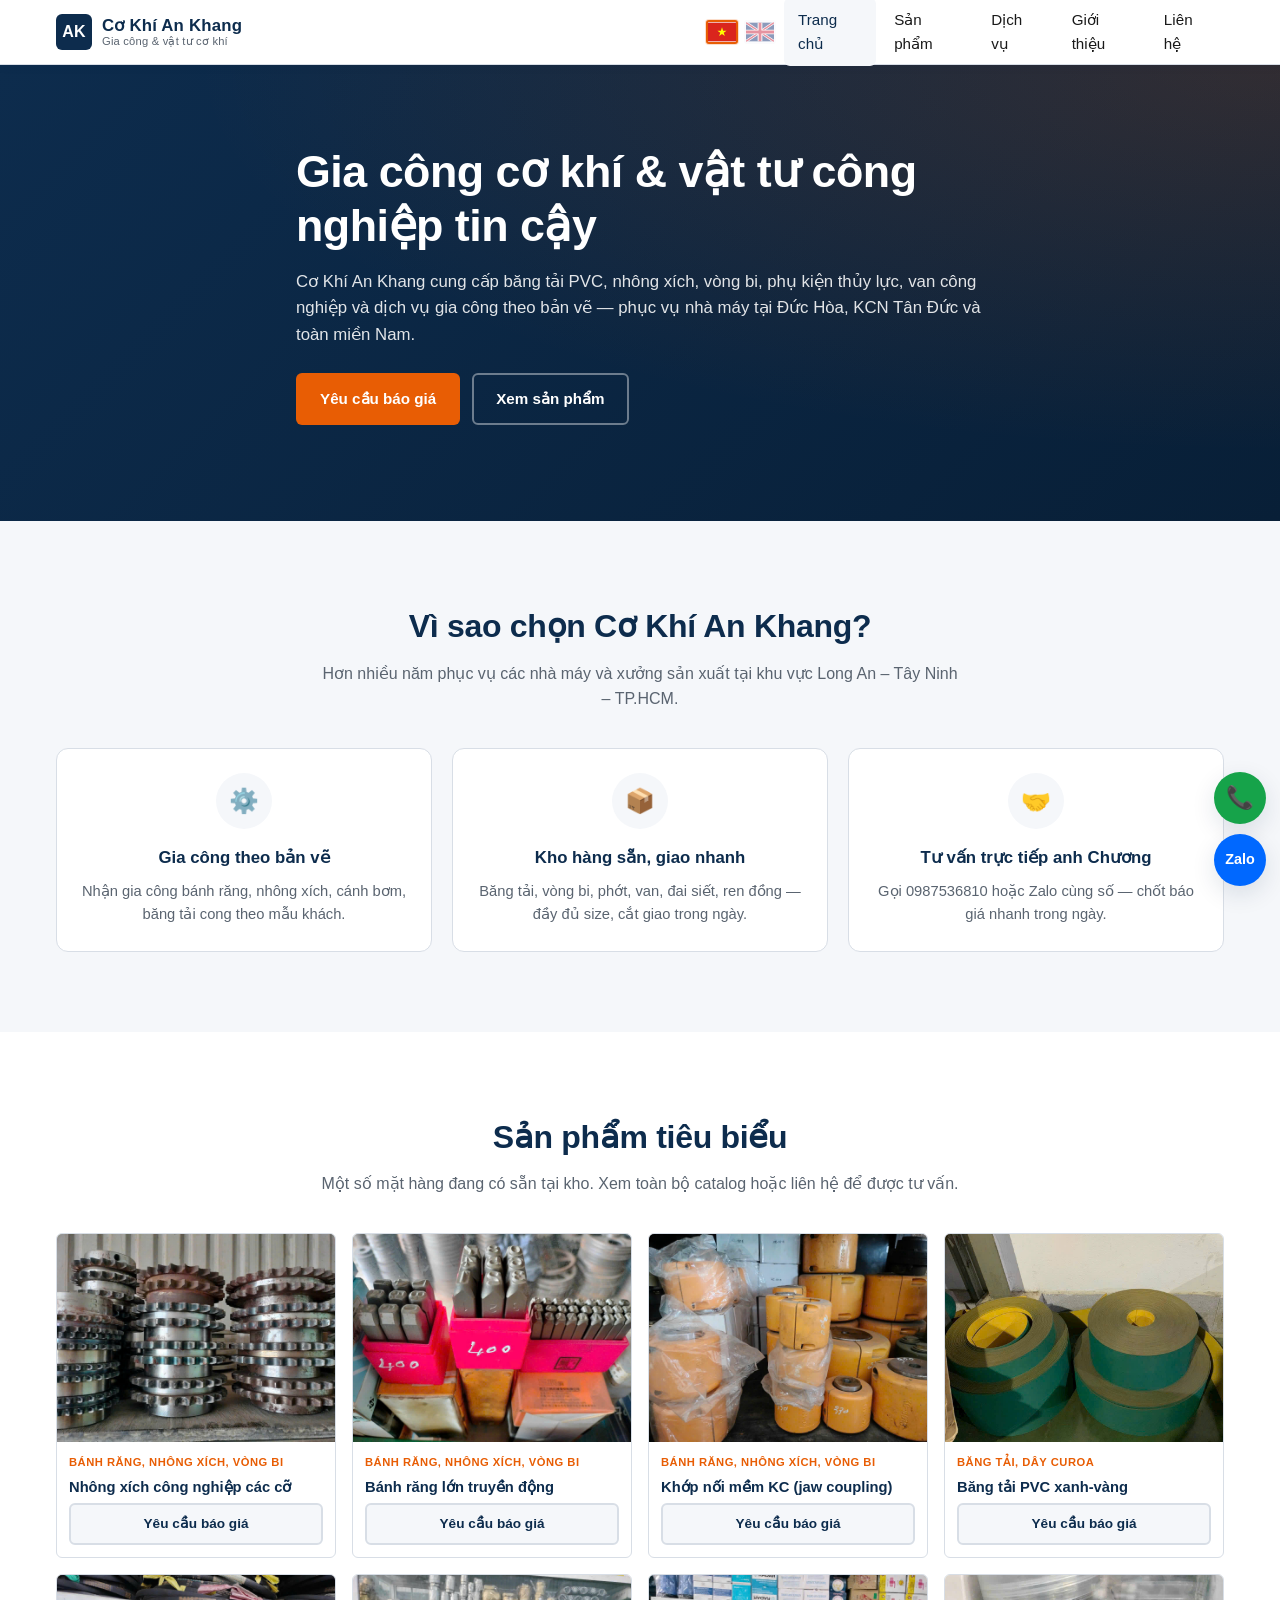
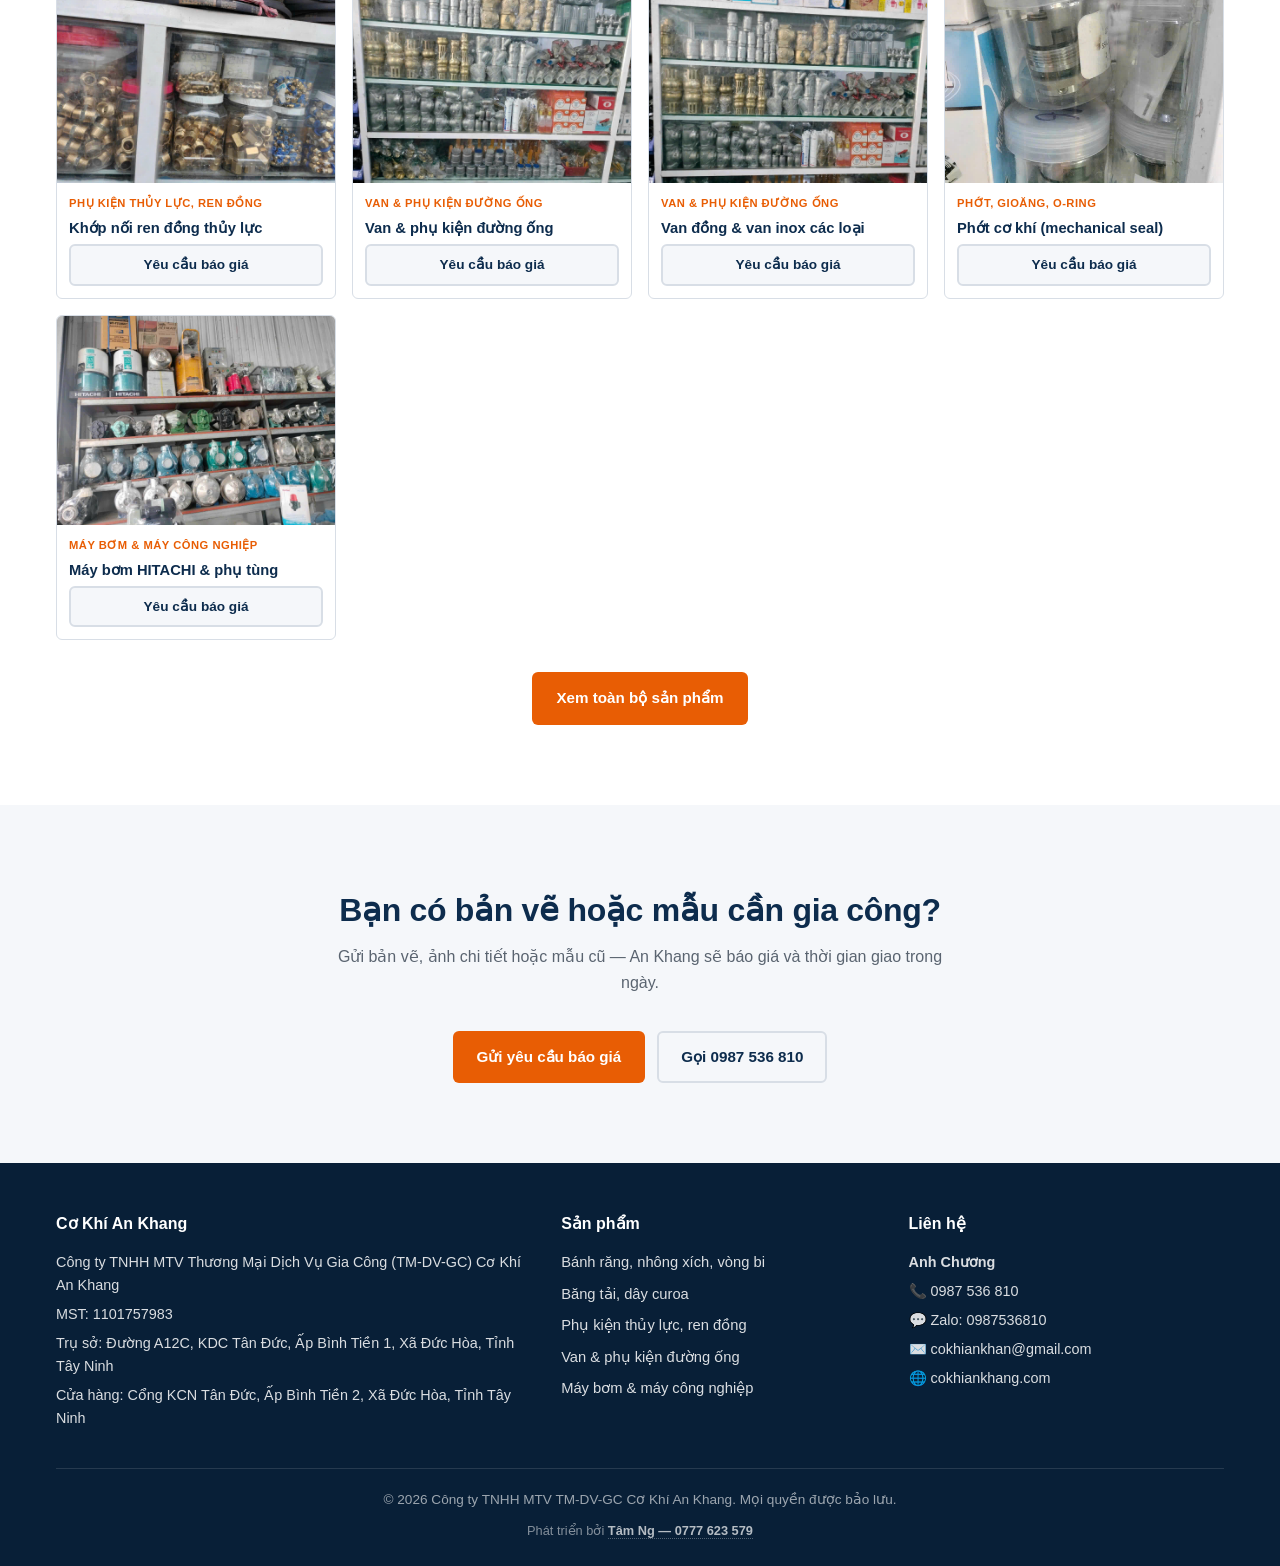
<file: index.html>
<!DOCTYPE html>
<html lang="vi">
<head>
  <meta charset="UTF-8">
  <meta name="viewport" content="width=device-width, initial-scale=1.0">
  <title>Cơ Khí An Khang | Gia công cơ khí & phụ kiện thủy lực công nghiệp</title>
  <meta name="description" content="Cơ Khí An Khang chuyên gia công cơ khí công nghiệp theo yêu cầu, cung cấp băng tải, nhông xích, vòng bi, van, phụ kiện thủy lực, máy bơm tại Đức Hòa, Tây Ninh. Báo giá nhanh qua điện thoại 0987536810.">
  <meta name="keywords" content="cơ khí an khang, gia công cơ khí, băng tải PVC, phụ kiện thủy lực, nhông xích, vòng bi, máy bơm, KCN Tân Đức, Đức Hòa, Tây Ninh">
  <meta property="og:title" content="Cơ Khí An Khang | Gia công & vật tư cơ khí công nghiệp">
  <meta property="og:description" content="Gia công cơ khí theo yêu cầu, băng tải, nhông xích, vòng bi, van, phụ kiện thủy lực, máy bơm. Cửa hàng cổng KCN Tân Đức, Đức Hòa, Tây Ninh.">
  <meta property="og:type" content="website">
  <meta property="og:url" content="https://cokhiankhang.com/">
  <meta property="og:image" content="https://cokhiankhang.com/images/z7852108793911_63488a729739087c8a54aca7d2231171.jpg">
  <link rel="canonical" href="https://cokhiankhang.com/">
  <link rel="stylesheet" href="assets/css/style.css">
</head>
<body>
  <header class="site-header">
    <div class="container header-inner">
      <a href="index.html" class="logo">
        <span class="logo-mark">AK</span>
        <span class="logo-text">
          <span>Cơ Khí An Khang</span>
          <small data-vi="Gia công & vật tư cơ khí" data-en="Machining & industrial supplies">Gia công &amp; vật tư cơ khí</small>
        </span>
      </a>

      <div class="lang-switcher" role="group" aria-label="Chọn ngôn ngữ / Choose language">
        <button class="lang-btn is-active" data-lang="vi" data-vi-aria="Tiếng Việt" data-en-aria="Vietnamese" aria-label="Tiếng Việt" aria-pressed="true">
          <svg viewBox="0 0 30 20" xmlns="http://www.w3.org/2000/svg" aria-hidden="true">
            <rect width="30" height="20" fill="#da251d"/>
            <polygon points="15,5 16.18,8.55 19.94,8.55 16.88,10.76 18.06,14.32 15,12.12 11.94,14.32 13.12,10.76 10.06,8.55 13.82,8.55" fill="#ffff00"/>
          </svg>
        </button>
        <button class="lang-btn" data-lang="en" data-vi-aria="Tiếng Anh" data-en-aria="English" aria-label="English" aria-pressed="false">
          <svg viewBox="0 0 30 20" xmlns="http://www.w3.org/2000/svg" aria-hidden="true">
            <rect width="30" height="20" fill="#012169"/>
            <path d="M0,0 L30,20 M30,0 L0,20" stroke="#fff" stroke-width="3"/>
            <path d="M0,0 L30,20 M30,0 L0,20" stroke="#c8102e" stroke-width="1.5"/>
            <path d="M15,0 V20 M0,10 H30" stroke="#fff" stroke-width="5"/>
            <path d="M15,0 V20 M0,10 H30" stroke="#c8102e" stroke-width="3"/>
          </svg>
        </button>
      </div>

      <button class="nav-toggle" aria-label="Mở menu" aria-expanded="false"><span></span></button>

      <nav class="main-nav" aria-label="Điều hướng chính">
        <ul>
          <li><a href="index.html"    data-vi="Trang chủ"   data-en="Home">Trang chủ</a></li>
          <li><a href="products.html" data-vi="Sản phẩm"    data-en="Products">Sản phẩm</a></li>
          <li><a href="services.html" data-vi="Dịch vụ"     data-en="Services">Dịch vụ</a></li>
          <li><a href="about.html"    data-vi="Giới thiệu"  data-en="About">Giới thiệu</a></li>
          <li><a href="contact.html"  data-vi="Liên hệ"     data-en="Contact">Liên hệ</a></li>
        </ul>
      </nav>
    </div>
  </header>

  <main>
    <section class="hero">
      <div class="container hero-content">
        <h1 data-vi="Gia công cơ khí & vật tư công nghiệp tin cậy" data-en="Industrial machining & supplies you can trust">
          Gia công cơ khí &amp; vật tư công nghiệp tin cậy
        </h1>
        <p data-vi="Cơ Khí An Khang cung cấp băng tải PVC, nhông xích, vòng bi, phụ kiện thủy lực, van công nghiệp và dịch vụ gia công theo bản vẽ — phục vụ nhà máy tại Đức Hòa, KCN Tân Đức và toàn miền Nam." data-en="An Khang Mechanical supplies PVC conveyor belts, sprockets, bearings, hydraulic fittings, industrial valves and custom machining services — serving factories in Đức Hòa, Tân Đức Industrial Zone and across southern Vietnam.">
          Cơ Khí An Khang cung cấp băng tải PVC, nhông xích, vòng bi, phụ kiện thủy lực, van công nghiệp và dịch vụ gia công theo bản vẽ — phục vụ nhà máy tại Đức Hòa, KCN Tân Đức và toàn miền Nam.
        </p>
        <div class="hero-cta">
          <a class="btn btn-primary" href="contact.html" data-vi="Yêu cầu báo giá" data-en="Request a quote">Yêu cầu báo giá</a>
          <a class="btn btn-outline" href="products.html" data-vi="Xem sản phẩm" data-en="Browse products">Xem sản phẩm</a>
        </div>
      </div>
    </section>

    <section class="alt">
      <div class="container">
        <div class="section-head">
          <h2 data-vi="Vì sao chọn Cơ Khí An Khang?" data-en="Why Cơ Khí An Khang?">Vì sao chọn Cơ Khí An Khang?</h2>
          <p data-vi="Hơn nhiều năm phục vụ các nhà máy và xưởng sản xuất tại khu vực Long An – Tây Ninh – TP.HCM." data-en="Years of service to factories and workshops across Long An – Tây Ninh – Ho Chi Minh City.">
            Hơn nhiều năm phục vụ các nhà máy và xưởng sản xuất tại khu vực Long An – Tây Ninh – TP.HCM.
          </p>
        </div>
        <div class="feature-grid">
          <div class="feature">
            <div class="feature-icon">⚙️</div>
            <h3 data-vi="Gia công theo bản vẽ" data-en="Machining on demand">Gia công theo bản vẽ</h3>
            <p data-vi="Nhận gia công bánh răng, nhông xích, cánh bơm, băng tải cong theo mẫu khách." data-en="Custom gears, sprockets, pump impellers, curved belts machined to drawing.">
              Nhận gia công bánh răng, nhông xích, cánh bơm, băng tải cong theo mẫu khách.
            </p>
          </div>
          <div class="feature">
            <div class="feature-icon">📦</div>
            <h3 data-vi="Kho hàng sẵn, giao nhanh" data-en="In stock — fast delivery">Kho hàng sẵn, giao nhanh</h3>
            <p data-vi="Băng tải, vòng bi, phớt, van, đai siết, ren đồng — đầy đủ size, cắt giao trong ngày." data-en="Belts, bearings, seals, valves, hose clamps, brass threads — full sizes, same-day cutting.">
              Băng tải, vòng bi, phớt, van, đai siết, ren đồng — đầy đủ size, cắt giao trong ngày.
            </p>
          </div>
          <div class="feature">
            <div class="feature-icon">🤝</div>
            <h3 data-vi="Tư vấn trực tiếp anh Chương" data-en="Direct consult with Mr. Chương">Tư vấn trực tiếp anh Chương</h3>
            <p data-vi="Gọi 0987536810 hoặc Zalo cùng số — chốt báo giá nhanh trong ngày." data-en="Call 0987536810 or Zalo same number — quote confirmed within the day.">
              Gọi 0987536810 hoặc Zalo cùng số — chốt báo giá nhanh trong ngày.
            </p>
          </div>
        </div>
      </div>
    </section>

    <section>
      <div class="container">
        <div class="section-head">
          <h2 data-vi="Sản phẩm tiêu biểu" data-en="Featured products">Sản phẩm tiêu biểu</h2>
          <p data-vi="Một số mặt hàng đang có sẵn tại kho. Xem toàn bộ catalog hoặc liên hệ để được tư vấn." data-en="A selection from our stock. View the full catalog or contact us for advice.">
            Một số mặt hàng đang có sẵn tại kho. Xem toàn bộ catalog hoặc liên hệ để được tư vấn.
          </p>
        </div>
        <div id="featured-grid" class="product-grid"></div>
        <div class="text-center mt-4">
          <a class="btn btn-primary" href="products.html" data-vi="Xem toàn bộ sản phẩm" data-en="View all products">Xem toàn bộ sản phẩm</a>
        </div>
      </div>
    </section>

    <section class="alt">
      <div class="container text-center">
        <div class="section-head">
          <h2 data-vi="Bạn có bản vẽ hoặc mẫu cần gia công?" data-en="Have a drawing or sample to machine?">Bạn có bản vẽ hoặc mẫu cần gia công?</h2>
          <p data-vi="Gửi bản vẽ, ảnh chi tiết hoặc mẫu cũ — An Khang sẽ báo giá và thời gian giao trong ngày." data-en="Send a drawing, detail photo or old sample — An Khang will reply with quote and lead time the same day.">
            Gửi bản vẽ, ảnh chi tiết hoặc mẫu cũ — An Khang sẽ báo giá và thời gian giao trong ngày.
          </p>
        </div>
        <div class="hero-cta" style="justify-content:center">
          <a class="btn btn-primary" href="contact.html" data-vi="Gửi yêu cầu báo giá" data-en="Send quote request">Gửi yêu cầu báo giá</a>
          <a class="btn btn-secondary" href="tel:+84987536810" data-vi="Gọi 0987 536 810" data-en="Call 0987 536 810">Gọi 0987 536 810</a>
        </div>
      </div>
    </section>
  </main>

  <footer class="site-footer">
    <div class="container">
      <div class="footer-grid">
        <div>
          <h4>Cơ Khí An Khang</h4>
          <span class="meta">Công ty TNHH MTV Thương Mại Dịch Vụ Gia Công (TM-DV-GC) Cơ Khí An Khang</span>
          <span class="meta">MST: 1101757983</span>
          <span class="meta" data-vi="Trụ sở: Đường A12C, KDC Tân Đức, Ấp Bình Tiền 1, Xã Đức Hòa, Tỉnh Tây Ninh" data-en="HQ: A12C St, Tân Đức Residential Area, Hamlet Bình Tiền 1, Đức Hòa, Tây Ninh">
            Trụ sở: Đường A12C, KDC Tân Đức, Ấp Bình Tiền 1, Xã Đức Hòa, Tỉnh Tây Ninh
          </span>
          <span class="meta" data-vi="Cửa hàng: Cổng KCN Tân Đức, Ấp Bình Tiền 2, Xã Đức Hòa, Tỉnh Tây Ninh" data-en="Shop: Tân Đức Industrial Zone gate, Hamlet Bình Tiền 2, Đức Hòa, Tây Ninh">
            Cửa hàng: Cổng KCN Tân Đức, Ấp Bình Tiền 2, Xã Đức Hòa, Tỉnh Tây Ninh
          </span>
        </div>
        <div>
          <h4 data-vi="Sản phẩm" data-en="Products">Sản phẩm</h4>
          <ul>
            <li><a href="products.html?cat=transmission" data-vi="Bánh răng, nhông xích, vòng bi" data-en="Gears, sprockets, bearings">Bánh răng, nhông xích, vòng bi</a></li>
            <li><a href="products.html?cat=belts" data-vi="Băng tải, dây curoa" data-en="Conveyor belts">Băng tải, dây curoa</a></li>
            <li><a href="products.html?cat=hydraulic" data-vi="Phụ kiện thủy lực, ren đồng" data-en="Hydraulic fittings">Phụ kiện thủy lực, ren đồng</a></li>
            <li><a href="products.html?cat=valves" data-vi="Van & phụ kiện đường ống" data-en="Valves & pipe fittings">Van &amp; phụ kiện đường ống</a></li>
            <li><a href="products.html?cat=machinery" data-vi="Máy bơm & máy công nghiệp" data-en="Pumps & machinery">Máy bơm &amp; máy công nghiệp</a></li>
          </ul>
        </div>
        <div>
          <h4 data-vi="Liên hệ" data-en="Contact">Liên hệ</h4>
          <span class="meta"><strong data-vi="Anh Chương" data-en="Mr. Chương">Anh Chương</strong></span>
          <span class="meta">📞 <a href="tel:+84987536810">0987 536 810</a></span>
          <span class="meta">💬 <a href="https://zalo.me/0987536810" target="_blank" rel="noopener">Zalo: 0987536810</a></span>
          <span class="meta">✉️ <a href="mailto:cokhiankhan@gmail.com">cokhiankhan@gmail.com</a></span>
          <span class="meta">🌐 <a href="https://cokhiankhang.com">cokhiankhang.com</a></span>
        </div>
      </div>
      <div class="footer-bottom">
        <span data-vi="© 2026 Công ty TNHH MTV TM-DV-GC Cơ Khí An Khang. Mọi quyền được bảo lưu." data-en="© 2026 An Khang Mechanical Co., Ltd. All rights reserved.">
          © 2026 Công ty TNHH MTV TM-DV-GC Cơ Khí An Khang. Mọi quyền được bảo lưu.
        </span>
        <div class="footer-credit">
          <span data-vi="Phát triển bởi" data-en="Developed by">Phát triển bởi</span>
          <a href="tel:+84777623579">Tâm Ng — 0777 623 579</a>
        </div>
      </div>
    </div>
  </footer>

  <div class="float-contact">
    <a class="phone" href="tel:+84987536810" data-vi-aria="Gọi điện thoại" data-en-aria="Call us" aria-label="Gọi điện thoại">📞</a>
    <a class="zalo" href="https://zalo.me/0987536810" target="_blank" rel="noopener" data-vi-aria="Chat Zalo" data-en-aria="Chat on Zalo" aria-label="Chat Zalo">Zalo</a>
  </div>

  <script src="assets/js/products.js"></script>
  <script src="assets/js/i18n.js"></script>
  <script src="assets/js/main.js"></script>
</body>
</html>
</file>
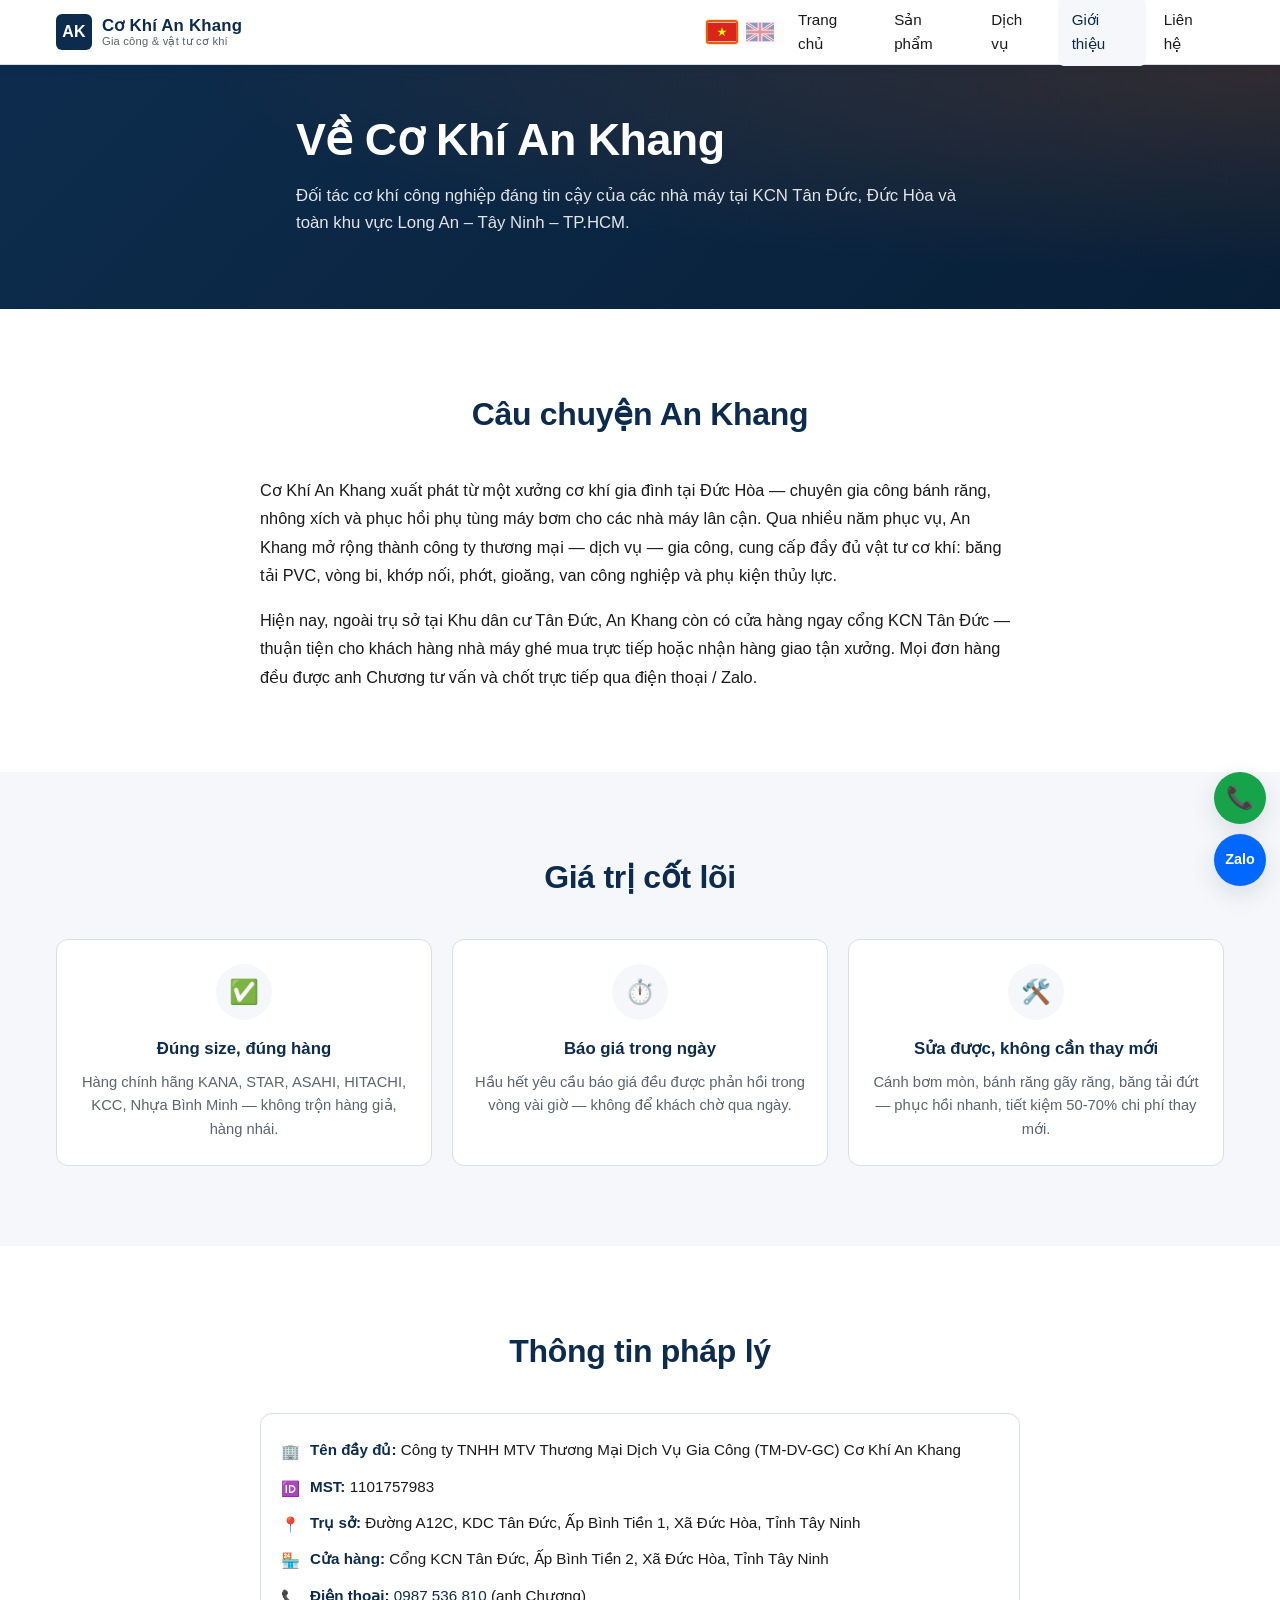
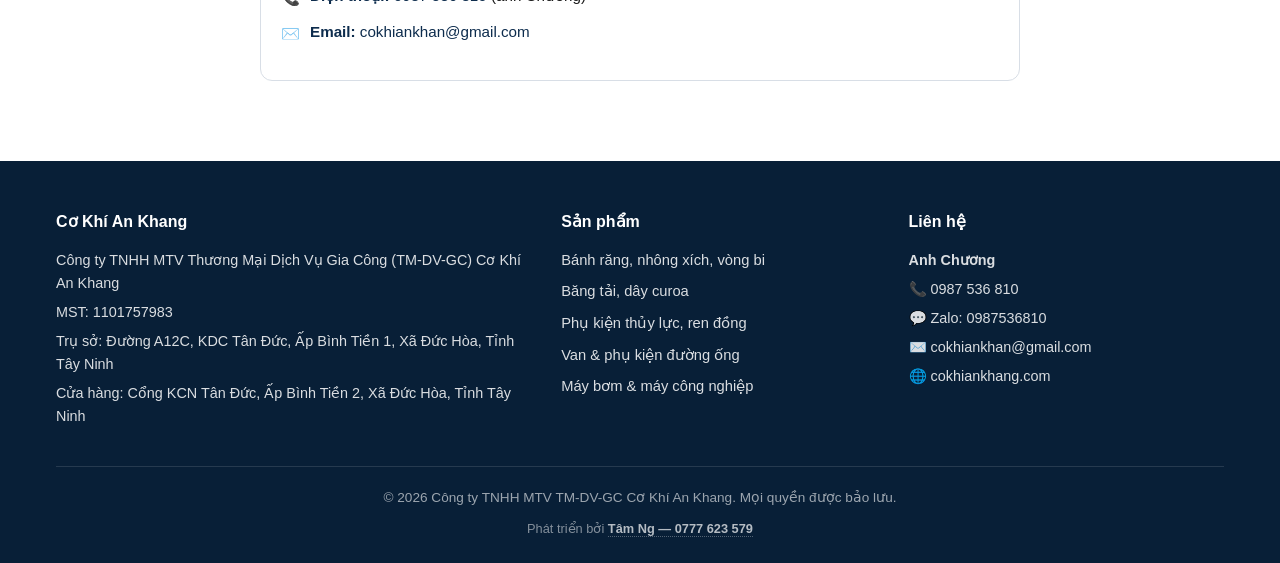
<file: about.html>
<!DOCTYPE html>
<html lang="vi">
<head>
  <meta charset="UTF-8">
  <meta name="viewport" content="width=device-width, initial-scale=1.0">
  <title>Giới thiệu | Cơ Khí An Khang</title>
  <meta name="description" content="Giới thiệu Công ty TNHH MTV TM-DV-GC Cơ Khí An Khang — chuyên gia công cơ khí công nghiệp và cung cấp vật tư cơ khí, phụ kiện thủy lực tại Đức Hòa, Tây Ninh.">
  <meta property="og:title" content="Giới thiệu | Cơ Khí An Khang">
  <meta property="og:description" content="Công ty Cơ Khí An Khang tại KCN Tân Đức — gia công cơ khí, vật tư công nghiệp, phụ kiện thủy lực, băng tải, máy bơm.">
  <meta property="og:url" content="https://cokhiankhang.com/about.html">
  <link rel="canonical" href="https://cokhiankhang.com/about.html">
  <link rel="stylesheet" href="assets/css/style.css">
</head>
<body>
  <header class="site-header">
    <div class="container header-inner">
      <a href="index.html" class="logo">
        <span class="logo-mark">AK</span>
        <span class="logo-text">
          <span>Cơ Khí An Khang</span>
          <small data-vi="Gia công & vật tư cơ khí" data-en="Machining & industrial supplies">Gia công &amp; vật tư cơ khí</small>
        </span>
      </a>
      <div class="lang-switcher" role="group" aria-label="Chọn ngôn ngữ / Choose language">
        <button class="lang-btn is-active" data-lang="vi" aria-label="Tiếng Việt" aria-pressed="true">
          <svg viewBox="0 0 30 20" xmlns="http://www.w3.org/2000/svg" aria-hidden="true">
            <rect width="30" height="20" fill="#da251d"/>
            <polygon points="15,5 16.18,8.55 19.94,8.55 16.88,10.76 18.06,14.32 15,12.12 11.94,14.32 13.12,10.76 10.06,8.55 13.82,8.55" fill="#ffff00"/>
          </svg>
        </button>
        <button class="lang-btn" data-lang="en" aria-label="English" aria-pressed="false">
          <svg viewBox="0 0 30 20" xmlns="http://www.w3.org/2000/svg" aria-hidden="true">
            <rect width="30" height="20" fill="#012169"/>
            <path d="M0,0 L30,20 M30,0 L0,20" stroke="#fff" stroke-width="3"/>
            <path d="M0,0 L30,20 M30,0 L0,20" stroke="#c8102e" stroke-width="1.5"/>
            <path d="M15,0 V20 M0,10 H30" stroke="#fff" stroke-width="5"/>
            <path d="M15,0 V20 M0,10 H30" stroke="#c8102e" stroke-width="3"/>
          </svg>
        </button>
      </div>
      <button class="nav-toggle" aria-label="Mở menu" aria-expanded="false"><span></span></button>
      <nav class="main-nav" aria-label="Điều hướng chính">
        <ul>
          <li><a href="index.html"    data-vi="Trang chủ"   data-en="Home">Trang chủ</a></li>
          <li><a href="products.html" data-vi="Sản phẩm"    data-en="Products">Sản phẩm</a></li>
          <li><a href="services.html" data-vi="Dịch vụ"     data-en="Services">Dịch vụ</a></li>
          <li><a href="about.html"    data-vi="Giới thiệu"  data-en="About">Giới thiệu</a></li>
          <li><a href="contact.html"  data-vi="Liên hệ"     data-en="Contact">Liên hệ</a></li>
        </ul>
      </nav>
    </div>
  </header>

  <main>
    <section class="hero" style="padding:48px 0">
      <div class="container hero-content">
        <h1 data-vi="Về Cơ Khí An Khang" data-en="About Cơ Khí An Khang">Về Cơ Khí An Khang</h1>
        <p data-vi="Đối tác cơ khí công nghiệp đáng tin cậy của các nhà máy tại KCN Tân Đức, Đức Hòa và toàn khu vực Long An – Tây Ninh – TP.HCM." data-en="A trusted industrial-mechanical partner for factories at Tân Đức Industrial Zone, Đức Hòa, and across Long An – Tây Ninh – Ho Chi Minh City.">
          Đối tác cơ khí công nghiệp đáng tin cậy của các nhà máy tại KCN Tân Đức, Đức Hòa và toàn khu vực Long An – Tây Ninh – TP.HCM.
        </p>
      </div>
    </section>

    <section>
      <div class="container">
        <div class="section-head">
          <h2 data-vi="Câu chuyện An Khang" data-en="Our story">Câu chuyện An Khang</h2>
        </div>
        <div style="max-width:760px; margin:0 auto; font-size:1.02rem; line-height:1.75">
          <p data-vi="Cơ Khí An Khang xuất phát từ một xưởng cơ khí gia đình tại Đức Hòa — chuyên gia công bánh răng, nhông xích và phục hồi phụ tùng máy bơm cho các nhà máy lân cận. Qua nhiều năm phục vụ, An Khang mở rộng thành công ty thương mại — dịch vụ — gia công, cung cấp đầy đủ vật tư cơ khí: băng tải PVC, vòng bi, khớp nối, phớt, gioăng, van công nghiệp và phụ kiện thủy lực." data-en="Cơ Khí An Khang began as a family workshop in Đức Hòa, machining gears, sprockets and rebuilding pump parts for nearby factories. Over the years it grew into a trade-service-machining company, supplying a full range of mechanical materials: PVC belts, bearings, couplings, seals, gaskets, industrial valves and hydraulic fittings.">
            Cơ Khí An Khang xuất phát từ một xưởng cơ khí gia đình tại Đức Hòa — chuyên gia công bánh răng, nhông xích và phục hồi phụ tùng máy bơm cho các nhà máy lân cận. Qua nhiều năm phục vụ, An Khang mở rộng thành công ty thương mại — dịch vụ — gia công, cung cấp đầy đủ vật tư cơ khí: băng tải PVC, vòng bi, khớp nối, phớt, gioăng, van công nghiệp và phụ kiện thủy lực.
          </p>
          <p class="mt-2" data-vi="Hiện nay, ngoài trụ sở tại Khu dân cư Tân Đức, An Khang còn có cửa hàng ngay cổng KCN Tân Đức — thuận tiện cho khách hàng nhà máy ghé mua trực tiếp hoặc nhận hàng giao tận xưởng. Mọi đơn hàng đều được anh Chương tư vấn và chốt trực tiếp qua điện thoại / Zalo." data-en="Today, beyond our headquarters in the Tân Đức Residential Area, An Khang also operates a shop right at the gate of Tân Đức Industrial Zone — convenient for factory customers to walk in or receive on-site delivery. All orders are advised and confirmed directly by Mr. Chương via phone or Zalo.">
            Hiện nay, ngoài trụ sở tại Khu dân cư Tân Đức, An Khang còn có cửa hàng ngay cổng KCN Tân Đức — thuận tiện cho khách hàng nhà máy ghé mua trực tiếp hoặc nhận hàng giao tận xưởng. Mọi đơn hàng đều được anh Chương tư vấn và chốt trực tiếp qua điện thoại / Zalo.
          </p>
        </div>
      </div>
    </section>

    <section class="alt">
      <div class="container">
        <div class="section-head">
          <h2 data-vi="Giá trị cốt lõi" data-en="Core values">Giá trị cốt lõi</h2>
        </div>
        <div class="feature-grid">
          <div class="feature">
            <div class="feature-icon">✅</div>
            <h3 data-vi="Đúng size, đúng hàng" data-en="Right part, right size">Đúng size, đúng hàng</h3>
            <p data-vi="Hàng chính hãng KANA, STAR, ASAHI, HITACHI, KCC, Nhựa Bình Minh — không trộn hàng giả, hàng nhái." data-en="Genuine KANA, STAR, ASAHI, HITACHI, KCC, Bình Minh Plastic — never mixed with counterfeits.">Hàng chính hãng KANA, STAR, ASAHI, HITACHI, KCC, Nhựa Bình Minh — không trộn hàng giả, hàng nhái.</p>
          </div>
          <div class="feature">
            <div class="feature-icon">⏱️</div>
            <h3 data-vi="Báo giá trong ngày" data-en="Same-day quotes">Báo giá trong ngày</h3>
            <p data-vi="Hầu hết yêu cầu báo giá đều được phản hồi trong vòng vài giờ — không để khách chờ qua ngày." data-en="Most quotes are returned within hours — we never make customers wait overnight.">Hầu hết yêu cầu báo giá đều được phản hồi trong vòng vài giờ — không để khách chờ qua ngày.</p>
          </div>
          <div class="feature">
            <div class="feature-icon">🛠️</div>
            <h3 data-vi="Sửa được, không cần thay mới" data-en="Repair before replace">Sửa được, không cần thay mới</h3>
            <p data-vi="Cánh bơm mòn, bánh răng gãy răng, băng tải đứt — phục hồi nhanh, tiết kiệm 50-70% chi phí thay mới." data-en="Worn impellers, broken gears, torn belts — quick rebuild saves 50-70% vs. buying new.">Cánh bơm mòn, bánh răng gãy răng, băng tải đứt — phục hồi nhanh, tiết kiệm 50-70% chi phí thay mới.</p>
          </div>
        </div>
      </div>
    </section>

    <section>
      <div class="container">
        <div class="section-head">
          <h2 data-vi="Thông tin pháp lý" data-en="Legal information">Thông tin pháp lý</h2>
        </div>
        <div class="contact-card" style="max-width:760px; margin:0 auto">
          <div class="meta"><span class="icon">🏢</span><span><strong data-vi="Tên đầy đủ:" data-en="Full name:">Tên đầy đủ:</strong> Công ty TNHH MTV Thương Mại Dịch Vụ Gia Công (TM-DV-GC) Cơ Khí An Khang</span></div>
          <div class="meta"><span class="icon">🆔</span><span><strong>MST:</strong> 1101757983</span></div>
          <div class="meta"><span class="icon">📍</span><span><strong data-vi="Trụ sở:" data-en="Headquarters:">Trụ sở:</strong> <span data-vi="Đường A12C, KDC Tân Đức, Ấp Bình Tiền 1, Xã Đức Hòa, Tỉnh Tây Ninh" data-en="A12C St, Tân Đức Residential Area, Hamlet Bình Tiền 1, Đức Hòa Commune, Tây Ninh Province">Đường A12C, KDC Tân Đức, Ấp Bình Tiền 1, Xã Đức Hòa, Tỉnh Tây Ninh</span></span></div>
          <div class="meta"><span class="icon">🏪</span><span><strong data-vi="Cửa hàng:" data-en="Shop:">Cửa hàng:</strong> <span data-vi="Cổng KCN Tân Đức, Ấp Bình Tiền 2, Xã Đức Hòa, Tỉnh Tây Ninh" data-en="Tân Đức IZ gate, Hamlet Bình Tiền 2, Đức Hòa Commune, Tây Ninh Province">Cổng KCN Tân Đức, Ấp Bình Tiền 2, Xã Đức Hòa, Tỉnh Tây Ninh</span></span></div>
          <div class="meta"><span class="icon">📞</span><span><strong data-vi="Điện thoại:" data-en="Phone:">Điện thoại:</strong> <a href="tel:+84987536810">0987 536 810</a> (<span data-vi="anh Chương" data-en="Mr. Chương">anh Chương</span>)</span></div>
          <div class="meta"><span class="icon">✉️</span><span><strong>Email:</strong> <a href="mailto:cokhiankhan@gmail.com">cokhiankhan@gmail.com</a></span></div>
        </div>
      </div>
    </section>
  </main>

  <footer class="site-footer">
    <div class="container">
      <div class="footer-grid">
        <div>
          <h4>Cơ Khí An Khang</h4>
          <span class="meta">Công ty TNHH MTV Thương Mại Dịch Vụ Gia Công (TM-DV-GC) Cơ Khí An Khang</span>
          <span class="meta">MST: 1101757983</span>
          <span class="meta" data-vi="Trụ sở: Đường A12C, KDC Tân Đức, Ấp Bình Tiền 1, Xã Đức Hòa, Tỉnh Tây Ninh" data-en="HQ: A12C St, Tân Đức Residential Area, Hamlet Bình Tiền 1, Đức Hòa, Tây Ninh">Trụ sở: Đường A12C, KDC Tân Đức, Ấp Bình Tiền 1, Xã Đức Hòa, Tỉnh Tây Ninh</span>
          <span class="meta" data-vi="Cửa hàng: Cổng KCN Tân Đức, Ấp Bình Tiền 2, Xã Đức Hòa, Tỉnh Tây Ninh" data-en="Shop: Tân Đức Industrial Zone gate, Hamlet Bình Tiền 2, Đức Hòa, Tây Ninh">Cửa hàng: Cổng KCN Tân Đức, Ấp Bình Tiền 2, Xã Đức Hòa, Tỉnh Tây Ninh</span>
        </div>
        <div>
          <h4 data-vi="Sản phẩm" data-en="Products">Sản phẩm</h4>
          <ul>
            <li><a href="products.html?cat=transmission" data-vi="Bánh răng, nhông xích, vòng bi" data-en="Gears, sprockets, bearings">Bánh răng, nhông xích, vòng bi</a></li>
            <li><a href="products.html?cat=belts" data-vi="Băng tải, dây curoa" data-en="Conveyor belts">Băng tải, dây curoa</a></li>
            <li><a href="products.html?cat=hydraulic" data-vi="Phụ kiện thủy lực, ren đồng" data-en="Hydraulic fittings">Phụ kiện thủy lực, ren đồng</a></li>
            <li><a href="products.html?cat=valves" data-vi="Van & phụ kiện đường ống" data-en="Valves & pipe fittings">Van &amp; phụ kiện đường ống</a></li>
            <li><a href="products.html?cat=machinery" data-vi="Máy bơm & máy công nghiệp" data-en="Pumps & machinery">Máy bơm &amp; máy công nghiệp</a></li>
          </ul>
        </div>
        <div>
          <h4 data-vi="Liên hệ" data-en="Contact">Liên hệ</h4>
          <span class="meta"><strong data-vi="Anh Chương" data-en="Mr. Chương">Anh Chương</strong></span>
          <span class="meta">📞 <a href="tel:+84987536810">0987 536 810</a></span>
          <span class="meta">💬 <a href="https://zalo.me/0987536810" target="_blank" rel="noopener">Zalo: 0987536810</a></span>
          <span class="meta">✉️ <a href="mailto:cokhiankhan@gmail.com">cokhiankhan@gmail.com</a></span>
          <span class="meta">🌐 <a href="https://cokhiankhang.com">cokhiankhang.com</a></span>
        </div>
      </div>
      <div class="footer-bottom">
        <span data-vi="© 2026 Công ty TNHH MTV TM-DV-GC Cơ Khí An Khang. Mọi quyền được bảo lưu." data-en="© 2026 An Khang Mechanical Co., Ltd. All rights reserved.">© 2026 Công ty TNHH MTV TM-DV-GC Cơ Khí An Khang. Mọi quyền được bảo lưu.</span>
        <div class="footer-credit">
          <span data-vi="Phát triển bởi" data-en="Developed by">Phát triển bởi</span>
          <a href="tel:+84777623579">Tâm Ng — 0777 623 579</a>
        </div>
      </div>
    </div>
  </footer>

  <div class="float-contact">
    <a class="phone" href="tel:+84987536810" aria-label="Gọi điện thoại">📞</a>
    <a class="zalo" href="https://zalo.me/0987536810" target="_blank" rel="noopener" aria-label="Chat Zalo">Zalo</a>
  </div>

  <script src="assets/js/products.js"></script>
  <script src="assets/js/i18n.js"></script>
  <script src="assets/js/main.js"></script>
</body>
</html>
</file>
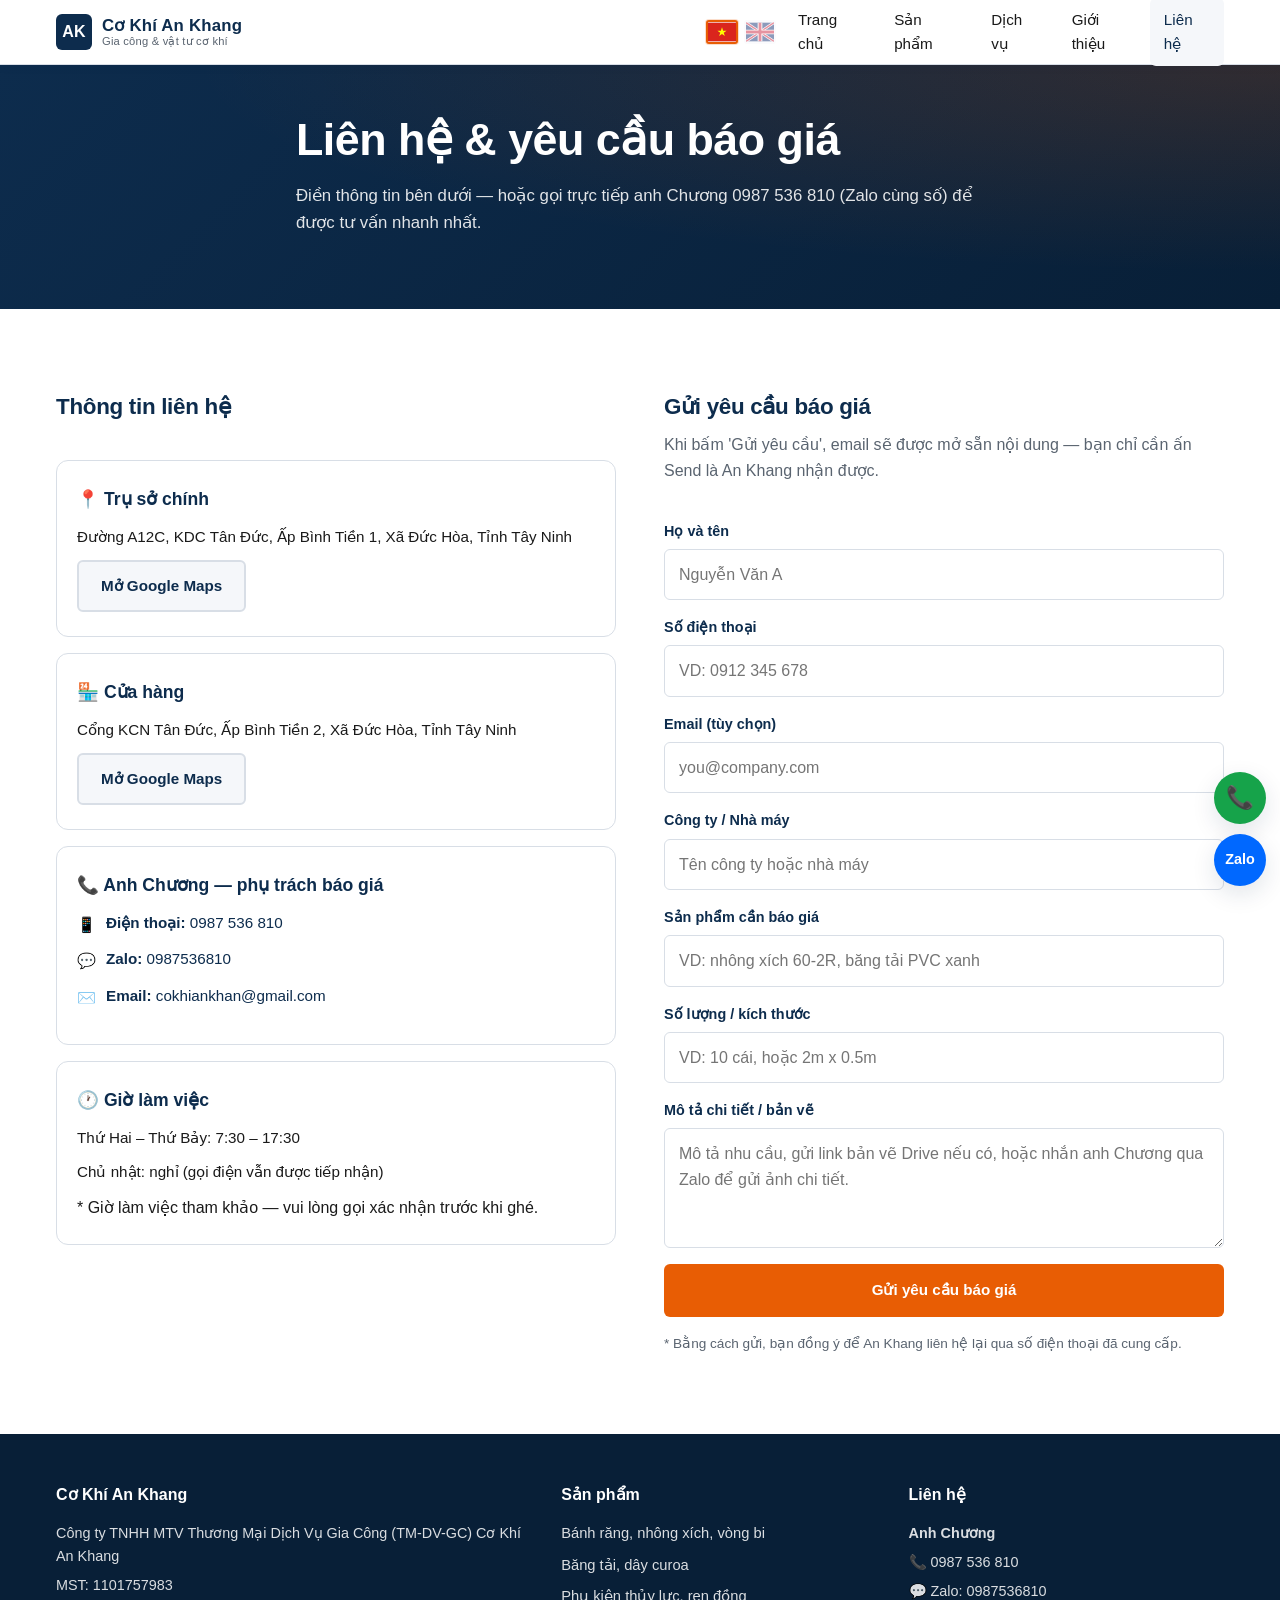
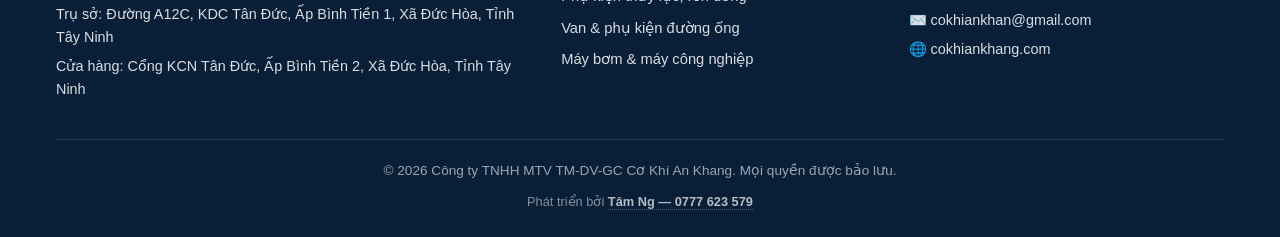
<file: contact.html>
<!DOCTYPE html>
<html lang="vi">
<head>
  <meta charset="UTF-8">
  <meta name="viewport" content="width=device-width, initial-scale=1.0">
  <title>Liên hệ & báo giá | Cơ Khí An Khang</title>
  <meta name="description" content="Liên hệ Cơ Khí An Khang để nhận báo giá vật tư cơ khí, băng tải PVC, phụ kiện thủy lực và dịch vụ gia công. Anh Chương 0987536810, Zalo, email, địa chỉ Đức Hòa, Tây Ninh.">
  <meta property="og:title" content="Liên hệ & báo giá | Cơ Khí An Khang">
  <meta property="og:description" content="Anh Chương 0987536810 — Zalo, email, địa chỉ trụ sở và cửa hàng KCN Tân Đức.">
  <meta property="og:url" content="https://cokhiankhang.com/contact.html">
  <link rel="canonical" href="https://cokhiankhang.com/contact.html">
  <link rel="stylesheet" href="assets/css/style.css">
</head>
<body>
  <header class="site-header">
    <div class="container header-inner">
      <a href="index.html" class="logo">
        <span class="logo-mark">AK</span>
        <span class="logo-text">
          <span>Cơ Khí An Khang</span>
          <small data-vi="Gia công & vật tư cơ khí" data-en="Machining & industrial supplies">Gia công &amp; vật tư cơ khí</small>
        </span>
      </a>
      <div class="lang-switcher" role="group" aria-label="Chọn ngôn ngữ / Choose language">
        <button class="lang-btn is-active" data-lang="vi" aria-label="Tiếng Việt" aria-pressed="true">
          <svg viewBox="0 0 30 20" xmlns="http://www.w3.org/2000/svg" aria-hidden="true">
            <rect width="30" height="20" fill="#da251d"/>
            <polygon points="15,5 16.18,8.55 19.94,8.55 16.88,10.76 18.06,14.32 15,12.12 11.94,14.32 13.12,10.76 10.06,8.55 13.82,8.55" fill="#ffff00"/>
          </svg>
        </button>
        <button class="lang-btn" data-lang="en" aria-label="English" aria-pressed="false">
          <svg viewBox="0 0 30 20" xmlns="http://www.w3.org/2000/svg" aria-hidden="true">
            <rect width="30" height="20" fill="#012169"/>
            <path d="M0,0 L30,20 M30,0 L0,20" stroke="#fff" stroke-width="3"/>
            <path d="M0,0 L30,20 M30,0 L0,20" stroke="#c8102e" stroke-width="1.5"/>
            <path d="M15,0 V20 M0,10 H30" stroke="#fff" stroke-width="5"/>
            <path d="M15,0 V20 M0,10 H30" stroke="#c8102e" stroke-width="3"/>
          </svg>
        </button>
      </div>
      <button class="nav-toggle" aria-label="Mở menu" aria-expanded="false"><span></span></button>
      <nav class="main-nav" aria-label="Điều hướng chính">
        <ul>
          <li><a href="index.html"    data-vi="Trang chủ"   data-en="Home">Trang chủ</a></li>
          <li><a href="products.html" data-vi="Sản phẩm"    data-en="Products">Sản phẩm</a></li>
          <li><a href="services.html" data-vi="Dịch vụ"     data-en="Services">Dịch vụ</a></li>
          <li><a href="about.html"    data-vi="Giới thiệu"  data-en="About">Giới thiệu</a></li>
          <li><a href="contact.html"  data-vi="Liên hệ"     data-en="Contact">Liên hệ</a></li>
        </ul>
      </nav>
    </div>
  </header>

  <main>
    <section class="hero" style="padding:48px 0">
      <div class="container hero-content">
        <h1 data-vi="Liên hệ & yêu cầu báo giá" data-en="Contact & request a quote">Liên hệ &amp; yêu cầu báo giá</h1>
        <p data-vi="Điền thông tin bên dưới — hoặc gọi trực tiếp anh Chương 0987 536 810 (Zalo cùng số) để được tư vấn nhanh nhất." data-en="Fill in the form below — or call Mr. Chương directly at 0987 536 810 (Zalo same number) for the fastest response.">
          Điền thông tin bên dưới — hoặc gọi trực tiếp anh Chương 0987 536 810 (Zalo cùng số) để được tư vấn nhanh nhất.
        </p>
      </div>
    </section>

    <section>
      <div class="container contact-form-layout">
        <div>
          <div class="section-head" style="text-align:left">
            <h2 data-vi="Thông tin liên hệ" data-en="Contact information" style="font-size:1.4rem">Thông tin liên hệ</h2>
          </div>

          <div class="contact-card">
            <h3 data-vi="📍 Trụ sở chính" data-en="📍 Headquarters">📍 Trụ sở chính</h3>
            <div class="meta" data-vi="Đường A12C, KDC Tân Đức, Ấp Bình Tiền 1, Xã Đức Hòa, Tỉnh Tây Ninh" data-en="A12C St, Tân Đức Residential Area, Hamlet Bình Tiền 1, Đức Hòa Commune, Tây Ninh Province">Đường A12C, KDC Tân Đức, Ấp Bình Tiền 1, Xã Đức Hòa, Tỉnh Tây Ninh</div>
            <a class="btn btn-secondary" href="https://maps.app.goo.gl/uYe2XiVR5VDuWL937" target="_blank" rel="noopener" data-vi="Mở Google Maps" data-en="Open in Google Maps">Mở Google Maps</a>
          </div>

          <div class="contact-card" style="margin-top:16px">
            <h3 data-vi="🏪 Cửa hàng" data-en="🏪 Shop">🏪 Cửa hàng</h3>
            <div class="meta" data-vi="Cổng KCN Tân Đức, Ấp Bình Tiền 2, Xã Đức Hòa, Tỉnh Tây Ninh" data-en="Tân Đức Industrial Zone gate, Hamlet Bình Tiền 2, Đức Hòa Commune, Tây Ninh Province">Cổng KCN Tân Đức, Ấp Bình Tiền 2, Xã Đức Hòa, Tỉnh Tây Ninh</div>
            <a class="btn btn-secondary" href="https://maps.app.goo.gl/R8EAwrqATgFkz1WH8" target="_blank" rel="noopener" data-vi="Mở Google Maps" data-en="Open in Google Maps">Mở Google Maps</a>
          </div>

          <div class="contact-card" style="margin-top:16px">
            <h3 data-vi="📞 Anh Chương — phụ trách báo giá" data-en="📞 Mr. Chương — quotes">📞 Anh Chương — phụ trách báo giá</h3>
            <div class="meta"><span class="icon">📱</span><span><strong data-vi="Điện thoại:" data-en="Phone:">Điện thoại:</strong> <a href="tel:+84987536810">0987 536 810</a></span></div>
            <div class="meta"><span class="icon">💬</span><span><strong>Zalo:</strong> <a href="https://zalo.me/0987536810" target="_blank" rel="noopener">0987536810</a></span></div>
            <div class="meta"><span class="icon">✉️</span><span><strong>Email:</strong> <a href="mailto:cokhiankhan@gmail.com">cokhiankhan@gmail.com</a></span></div>
          </div>

          <div class="contact-card" style="margin-top:16px">
            <h3 data-vi="🕐 Giờ làm việc" data-en="🕐 Business hours">🕐 Giờ làm việc</h3>
            <div class="meta" data-vi="Thứ Hai – Thứ Bảy: 7:30 – 17:30" data-en="Mon – Sat: 7:30 – 17:30">Thứ Hai – Thứ Bảy: 7:30 – 17:30</div>
            <div class="meta" data-vi="Chủ nhật: nghỉ (gọi điện vẫn được tiếp nhận)" data-en="Sunday: closed (calls still answered)">Chủ nhật: nghỉ (gọi điện vẫn được tiếp nhận)</div>
            <p class="hint" data-vi="* Giờ làm việc tham khảo — vui lòng gọi xác nhận trước khi ghé." data-en="* Hours are indicative — please call to confirm before visiting.">* Giờ làm việc tham khảo — vui lòng gọi xác nhận trước khi ghé.</p>
          </div>
        </div>

        <div>
          <div class="section-head" style="text-align:left">
            <h2 data-vi="Gửi yêu cầu báo giá" data-en="Send a quote request" style="font-size:1.4rem">Gửi yêu cầu báo giá</h2>
            <p data-vi="Khi bấm 'Gửi yêu cầu', email sẽ được mở sẵn nội dung — bạn chỉ cần ấn Send là An Khang nhận được." data-en="When you click 'Send request', your email app will open pre-filled — just press Send and we'll receive it.">
              Khi bấm 'Gửi yêu cầu', email sẽ được mở sẵn nội dung — bạn chỉ cần ấn Send là An Khang nhận được.
            </p>
          </div>

          <form id="quote-form" class="form" novalidate>
            <div class="form-group">
              <label for="name" data-vi="Họ và tên" data-en="Full name">Họ và tên <span class="req">*</span></label>
              <input type="text" id="name" name="name" required data-vi-placeholder="Nguyễn Văn A" data-en-placeholder="John Smith" placeholder="Nguyễn Văn A">
            </div>
            <div class="form-group">
              <label for="phone" data-vi="Số điện thoại" data-en="Phone">Số điện thoại <span class="req">*</span></label>
              <input type="tel" id="phone" name="phone" required data-vi-placeholder="VD: 0912 345 678" data-en-placeholder="e.g. 0912 345 678" placeholder="VD: 0912 345 678">
            </div>
            <div class="form-group">
              <label for="email" data-vi="Email (tùy chọn)" data-en="Email (optional)">Email <span class="hint" data-vi="(tùy chọn)" data-en="(optional)">(tùy chọn)</span></label>
              <input type="email" id="email" name="email" placeholder="you@company.com">
            </div>
            <div class="form-group">
              <label for="company" data-vi="Công ty / Nhà máy" data-en="Company / Factory">Công ty / Nhà máy</label>
              <input type="text" id="company" name="company" data-vi-placeholder="Tên công ty hoặc nhà máy" data-en-placeholder="Company or factory name" placeholder="Tên công ty hoặc nhà máy">
            </div>
            <div class="form-group">
              <label for="product" data-vi="Sản phẩm cần báo giá" data-en="Product needed">Sản phẩm cần báo giá</label>
              <input type="text" id="product" name="product" data-vi-placeholder="VD: nhông xích 60-2R, băng tải PVC xanh" data-en-placeholder="e.g. sprocket 60-2R, green PVC belt" placeholder="VD: nhông xích 60-2R, băng tải PVC xanh">
            </div>
            <div class="form-group">
              <label for="quantity" data-vi="Số lượng / kích thước" data-en="Quantity / size">Số lượng / kích thước</label>
              <input type="text" id="quantity" name="quantity" data-vi-placeholder="VD: 10 cái, hoặc 2m x 0.5m" data-en-placeholder="e.g. 10 pieces, or 2m x 0.5m" placeholder="VD: 10 cái, hoặc 2m x 0.5m">
            </div>
            <div class="form-group">
              <label for="message" data-vi="Mô tả chi tiết / bản vẽ" data-en="Detailed description / drawing">Mô tả chi tiết / bản vẽ</label>
              <textarea id="message" name="message" data-vi-placeholder="Mô tả nhu cầu, gửi link bản vẽ Drive nếu có, hoặc nhắn anh Chương qua Zalo để gửi ảnh chi tiết." data-en-placeholder="Describe your need, share a Drive link to drawings, or message Mr. Chương on Zalo to send photos." placeholder="Mô tả nhu cầu, gửi link bản vẽ Drive nếu có, hoặc nhắn anh Chương qua Zalo để gửi ảnh chi tiết."></textarea>
            </div>
            <button type="submit" class="btn btn-primary btn-block" data-vi="Gửi yêu cầu báo giá" data-en="Send quote request">Gửi yêu cầu báo giá</button>
            <p class="hint" data-vi="* Bằng cách gửi, bạn đồng ý để An Khang liên hệ lại qua số điện thoại đã cung cấp." data-en="* By submitting, you agree that An Khang may contact you via the provided phone number.">
              * Bằng cách gửi, bạn đồng ý để An Khang liên hệ lại qua số điện thoại đã cung cấp.
            </p>
          </form>
        </div>
      </div>
    </section>
  </main>

  <footer class="site-footer">
    <div class="container">
      <div class="footer-grid">
        <div>
          <h4>Cơ Khí An Khang</h4>
          <span class="meta">Công ty TNHH MTV Thương Mại Dịch Vụ Gia Công (TM-DV-GC) Cơ Khí An Khang</span>
          <span class="meta">MST: 1101757983</span>
          <span class="meta" data-vi="Trụ sở: Đường A12C, KDC Tân Đức, Ấp Bình Tiền 1, Xã Đức Hòa, Tỉnh Tây Ninh" data-en="HQ: A12C St, Tân Đức Residential Area, Hamlet Bình Tiền 1, Đức Hòa, Tây Ninh">Trụ sở: Đường A12C, KDC Tân Đức, Ấp Bình Tiền 1, Xã Đức Hòa, Tỉnh Tây Ninh</span>
          <span class="meta" data-vi="Cửa hàng: Cổng KCN Tân Đức, Ấp Bình Tiền 2, Xã Đức Hòa, Tỉnh Tây Ninh" data-en="Shop: Tân Đức Industrial Zone gate, Hamlet Bình Tiền 2, Đức Hòa, Tây Ninh">Cửa hàng: Cổng KCN Tân Đức, Ấp Bình Tiền 2, Xã Đức Hòa, Tỉnh Tây Ninh</span>
        </div>
        <div>
          <h4 data-vi="Sản phẩm" data-en="Products">Sản phẩm</h4>
          <ul>
            <li><a href="products.html?cat=transmission" data-vi="Bánh răng, nhông xích, vòng bi" data-en="Gears, sprockets, bearings">Bánh răng, nhông xích, vòng bi</a></li>
            <li><a href="products.html?cat=belts" data-vi="Băng tải, dây curoa" data-en="Conveyor belts">Băng tải, dây curoa</a></li>
            <li><a href="products.html?cat=hydraulic" data-vi="Phụ kiện thủy lực, ren đồng" data-en="Hydraulic fittings">Phụ kiện thủy lực, ren đồng</a></li>
            <li><a href="products.html?cat=valves" data-vi="Van & phụ kiện đường ống" data-en="Valves & pipe fittings">Van &amp; phụ kiện đường ống</a></li>
            <li><a href="products.html?cat=machinery" data-vi="Máy bơm & máy công nghiệp" data-en="Pumps & machinery">Máy bơm &amp; máy công nghiệp</a></li>
          </ul>
        </div>
        <div>
          <h4 data-vi="Liên hệ" data-en="Contact">Liên hệ</h4>
          <span class="meta"><strong data-vi="Anh Chương" data-en="Mr. Chương">Anh Chương</strong></span>
          <span class="meta">📞 <a href="tel:+84987536810">0987 536 810</a></span>
          <span class="meta">💬 <a href="https://zalo.me/0987536810" target="_blank" rel="noopener">Zalo: 0987536810</a></span>
          <span class="meta">✉️ <a href="mailto:cokhiankhan@gmail.com">cokhiankhan@gmail.com</a></span>
          <span class="meta">🌐 <a href="https://cokhiankhang.com">cokhiankhang.com</a></span>
        </div>
      </div>
      <div class="footer-bottom">
        <span data-vi="© 2026 Công ty TNHH MTV TM-DV-GC Cơ Khí An Khang. Mọi quyền được bảo lưu." data-en="© 2026 An Khang Mechanical Co., Ltd. All rights reserved.">© 2026 Công ty TNHH MTV TM-DV-GC Cơ Khí An Khang. Mọi quyền được bảo lưu.</span>
        <div class="footer-credit">
          <span data-vi="Phát triển bởi" data-en="Developed by">Phát triển bởi</span>
          <a href="tel:+84777623579">Tâm Ng — 0777 623 579</a>
        </div>
      </div>
    </div>
  </footer>

  <div class="float-contact">
    <a class="phone" href="tel:+84987536810" aria-label="Gọi điện thoại">📞</a>
    <a class="zalo" href="https://zalo.me/0987536810" target="_blank" rel="noopener" aria-label="Chat Zalo">Zalo</a>
  </div>

  <script src="assets/js/products.js"></script>
  <script src="assets/js/i18n.js"></script>
  <script src="assets/js/main.js"></script>
</body>
</html>
</file>
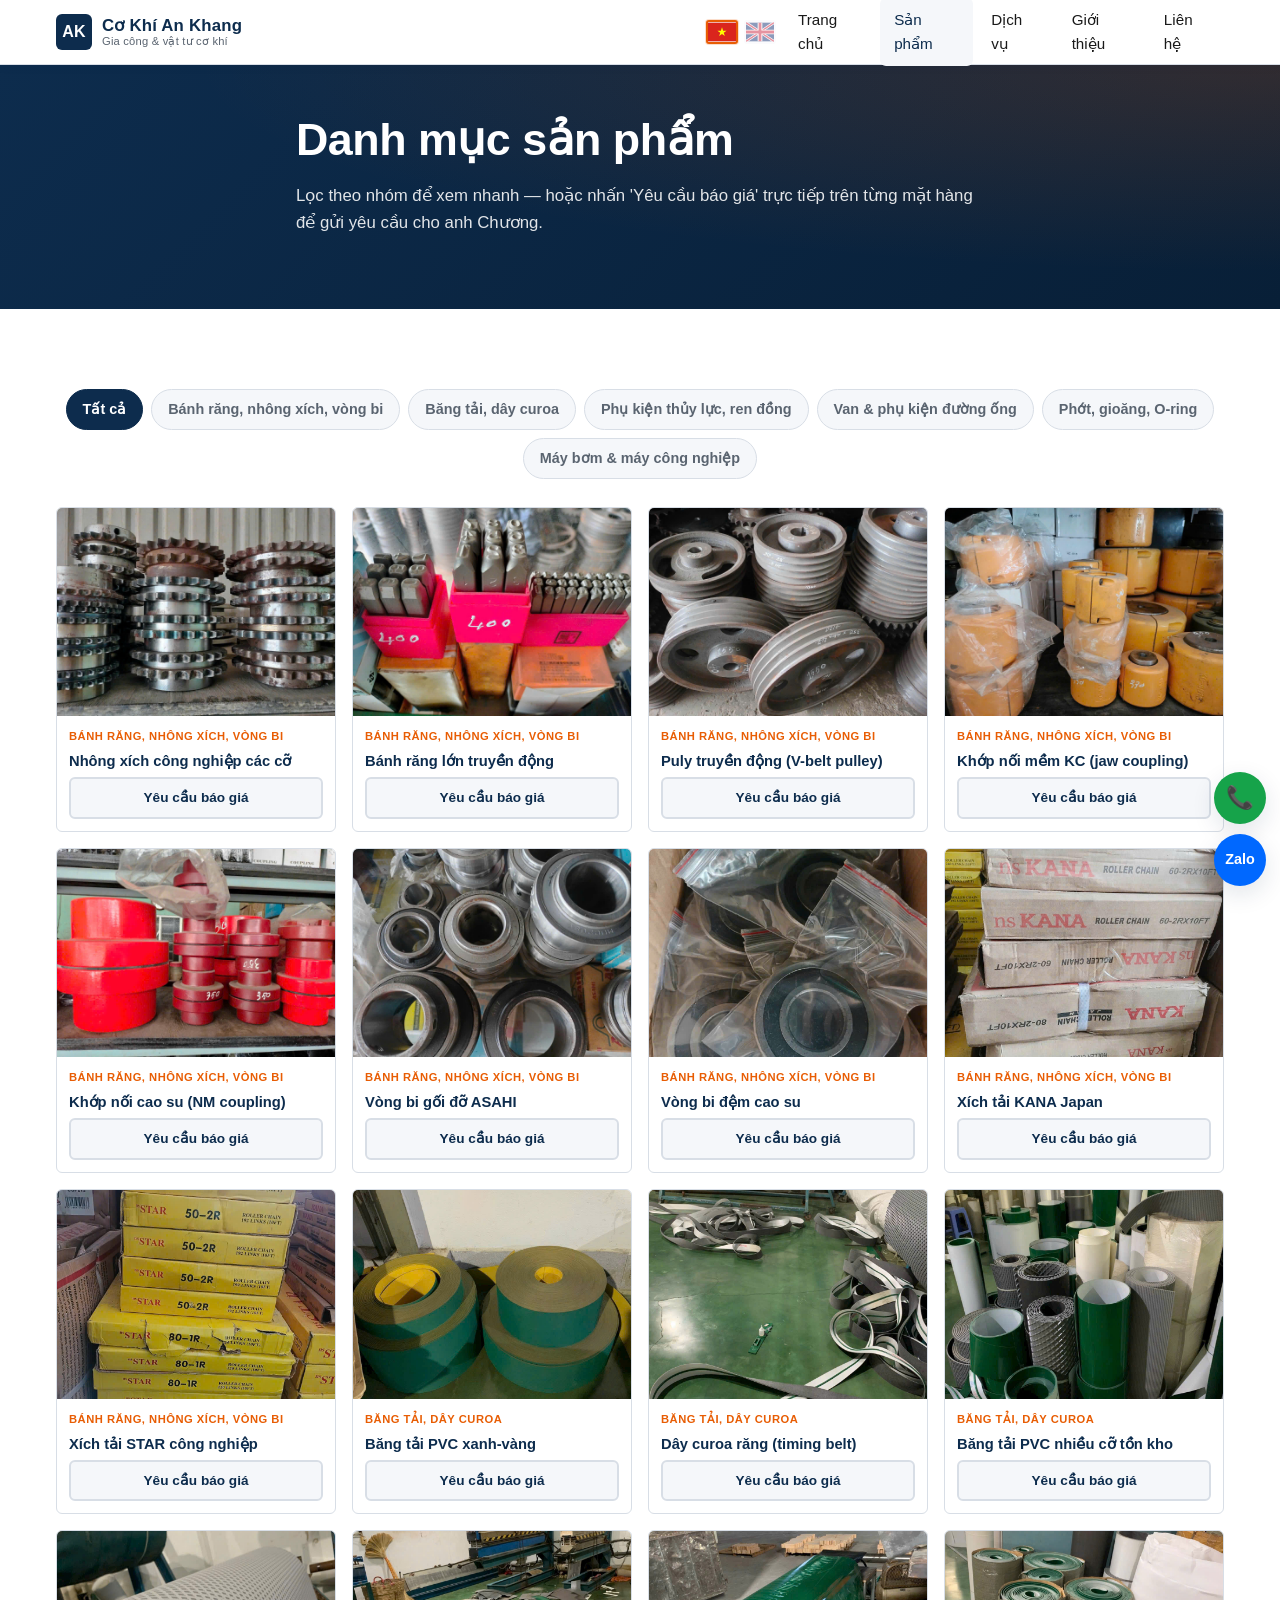
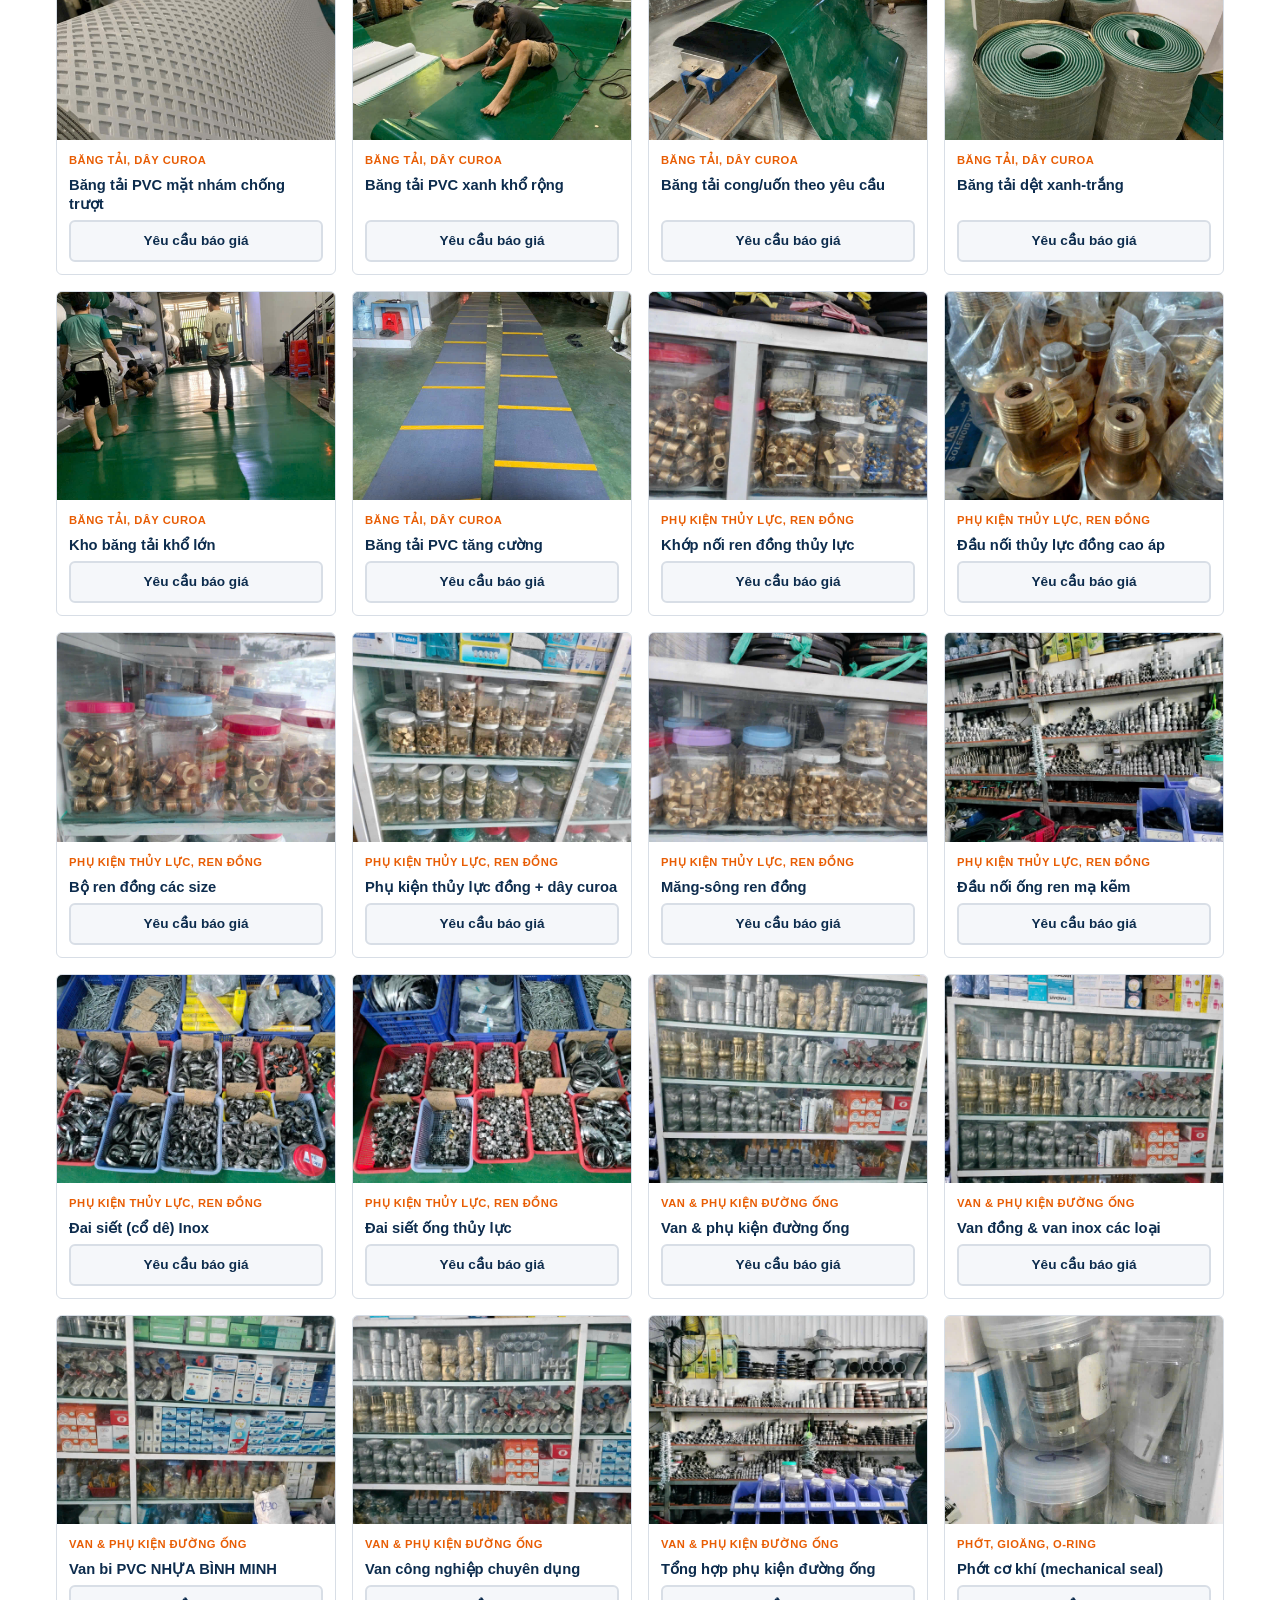
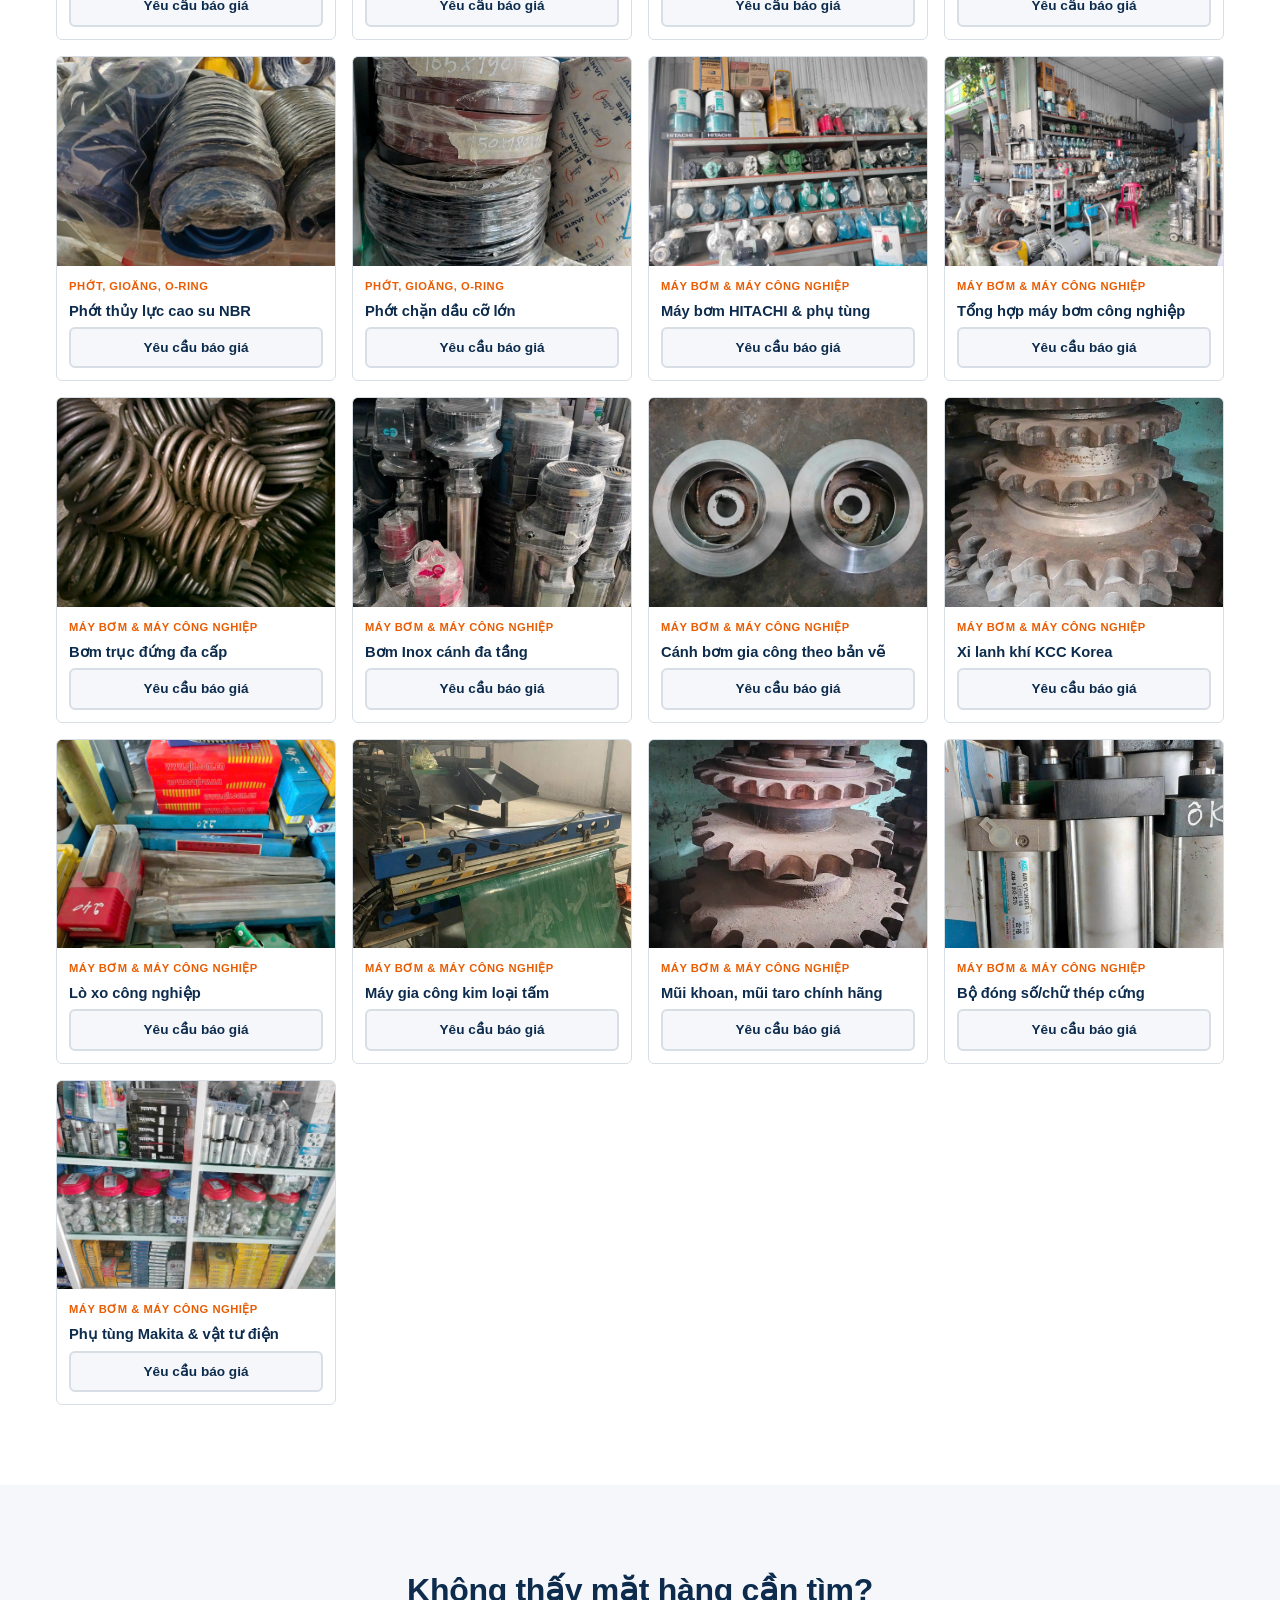
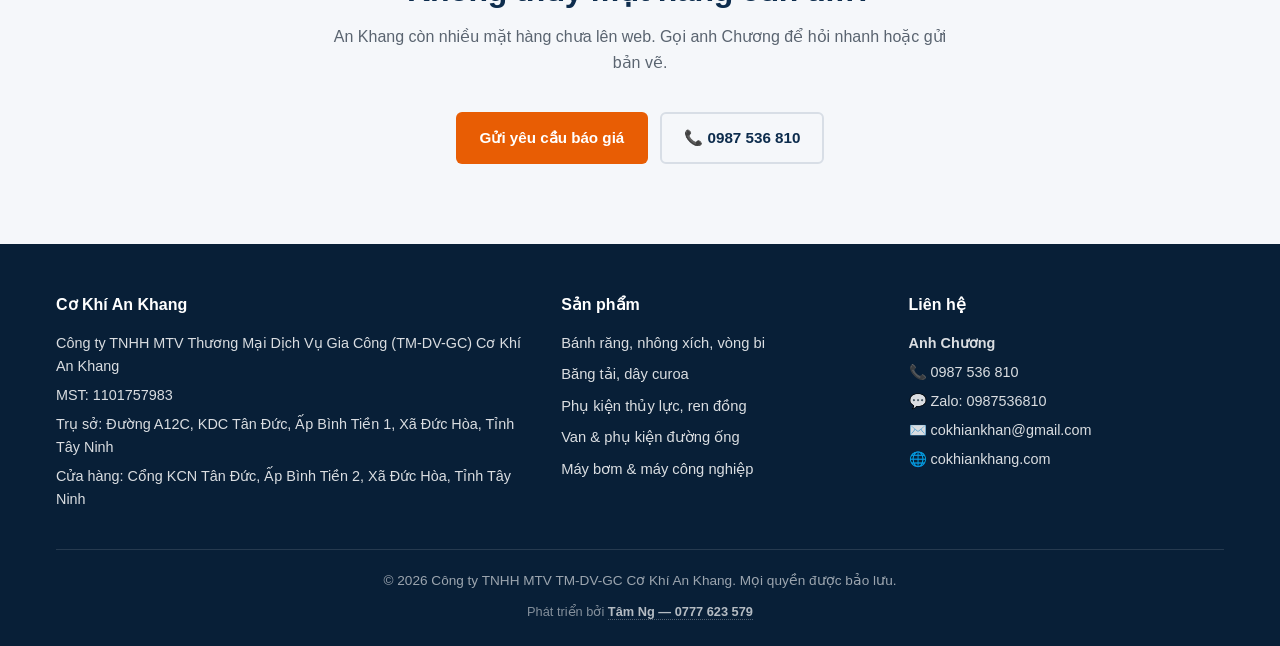
<file: products.html>
<!DOCTYPE html>
<html lang="vi">
<head>
  <meta charset="UTF-8">
  <meta name="viewport" content="width=device-width, initial-scale=1.0">
  <title>Sản phẩm | Cơ Khí An Khang</title>
  <meta name="description" content="Catalog Cơ Khí An Khang: băng tải PVC, nhông xích, vòng bi, khớp nối, phớt, gioăng, van công nghiệp, phụ kiện thủy lực, máy bơm. Báo giá nhanh anh Chương 0987536810.">
  <meta property="og:title" content="Sản phẩm | Cơ Khí An Khang">
  <meta property="og:description" content="Catalog đầy đủ: băng tải, nhông xích, vòng bi, phụ kiện thủy lực, van, máy bơm — sẵn kho tại KCN Tân Đức.">
  <meta property="og:url" content="https://cokhiankhang.com/products.html">
  <link rel="canonical" href="https://cokhiankhang.com/products.html">
  <link rel="stylesheet" href="assets/css/style.css">
</head>
<body>
  <header class="site-header">
    <div class="container header-inner">
      <a href="index.html" class="logo">
        <span class="logo-mark">AK</span>
        <span class="logo-text">
          <span>Cơ Khí An Khang</span>
          <small data-vi="Gia công & vật tư cơ khí" data-en="Machining & industrial supplies">Gia công &amp; vật tư cơ khí</small>
        </span>
      </a>
      <div class="lang-switcher" role="group" aria-label="Chọn ngôn ngữ / Choose language">
        <button class="lang-btn is-active" data-lang="vi" aria-label="Tiếng Việt" aria-pressed="true">
          <svg viewBox="0 0 30 20" xmlns="http://www.w3.org/2000/svg" aria-hidden="true">
            <rect width="30" height="20" fill="#da251d"/>
            <polygon points="15,5 16.18,8.55 19.94,8.55 16.88,10.76 18.06,14.32 15,12.12 11.94,14.32 13.12,10.76 10.06,8.55 13.82,8.55" fill="#ffff00"/>
          </svg>
        </button>
        <button class="lang-btn" data-lang="en" aria-label="English" aria-pressed="false">
          <svg viewBox="0 0 30 20" xmlns="http://www.w3.org/2000/svg" aria-hidden="true">
            <rect width="30" height="20" fill="#012169"/>
            <path d="M0,0 L30,20 M30,0 L0,20" stroke="#fff" stroke-width="3"/>
            <path d="M0,0 L30,20 M30,0 L0,20" stroke="#c8102e" stroke-width="1.5"/>
            <path d="M15,0 V20 M0,10 H30" stroke="#fff" stroke-width="5"/>
            <path d="M15,0 V20 M0,10 H30" stroke="#c8102e" stroke-width="3"/>
          </svg>
        </button>
      </div>
      <button class="nav-toggle" aria-label="Mở menu" aria-expanded="false"><span></span></button>
      <nav class="main-nav" aria-label="Điều hướng chính">
        <ul>
          <li><a href="index.html"    data-vi="Trang chủ"   data-en="Home">Trang chủ</a></li>
          <li><a href="products.html" data-vi="Sản phẩm"    data-en="Products">Sản phẩm</a></li>
          <li><a href="services.html" data-vi="Dịch vụ"     data-en="Services">Dịch vụ</a></li>
          <li><a href="about.html"    data-vi="Giới thiệu"  data-en="About">Giới thiệu</a></li>
          <li><a href="contact.html"  data-vi="Liên hệ"     data-en="Contact">Liên hệ</a></li>
        </ul>
      </nav>
    </div>
  </header>

  <main>
    <section class="hero" style="padding:48px 0">
      <div class="container hero-content">
        <h1 data-vi="Danh mục sản phẩm" data-en="Product catalog">Danh mục sản phẩm</h1>
        <p data-vi="Lọc theo nhóm để xem nhanh — hoặc nhấn 'Yêu cầu báo giá' trực tiếp trên từng mặt hàng để gửi yêu cầu cho anh Chương." data-en="Filter by category — or click 'Request quote' on any item to send a request directly to Mr. Chương.">
          Lọc theo nhóm để xem nhanh — hoặc nhấn 'Yêu cầu báo giá' trực tiếp trên từng mặt hàng để gửi yêu cầu cho anh Chương.
        </p>
      </div>
    </section>

    <section>
      <div class="container">
        <div id="category-tabs" class="category-tabs"></div>
        <div id="product-grid" class="product-grid"></div>
        <div id="product-empty" class="text-center" style="display:none; padding:48px 0; color:var(--c-text-muted)" data-vi="Chưa có sản phẩm trong nhóm này." data-en="No products in this category yet.">
          Chưa có sản phẩm trong nhóm này.
        </div>
      </div>
    </section>

    <section class="alt">
      <div class="container text-center">
        <div class="section-head">
          <h2 data-vi="Không thấy mặt hàng cần tìm?" data-en="Can't find what you need?">Không thấy mặt hàng cần tìm?</h2>
          <p data-vi="An Khang còn nhiều mặt hàng chưa lên web. Gọi anh Chương để hỏi nhanh hoặc gửi bản vẽ." data-en="We carry many items not yet listed online. Call Mr. Chương or send a drawing.">
            An Khang còn nhiều mặt hàng chưa lên web. Gọi anh Chương để hỏi nhanh hoặc gửi bản vẽ.
          </p>
        </div>
        <div class="hero-cta" style="justify-content:center">
          <a class="btn btn-primary" href="contact.html" data-vi="Gửi yêu cầu báo giá" data-en="Send quote request">Gửi yêu cầu báo giá</a>
          <a class="btn btn-secondary" href="tel:+84987536810">📞 0987 536 810</a>
        </div>
      </div>
    </section>
  </main>

  <footer class="site-footer">
    <div class="container">
      <div class="footer-grid">
        <div>
          <h4>Cơ Khí An Khang</h4>
          <span class="meta">Công ty TNHH MTV Thương Mại Dịch Vụ Gia Công (TM-DV-GC) Cơ Khí An Khang</span>
          <span class="meta">MST: 1101757983</span>
          <span class="meta" data-vi="Trụ sở: Đường A12C, KDC Tân Đức, Ấp Bình Tiền 1, Xã Đức Hòa, Tỉnh Tây Ninh" data-en="HQ: A12C St, Tân Đức Residential Area, Hamlet Bình Tiền 1, Đức Hòa, Tây Ninh">Trụ sở: Đường A12C, KDC Tân Đức, Ấp Bình Tiền 1, Xã Đức Hòa, Tỉnh Tây Ninh</span>
          <span class="meta" data-vi="Cửa hàng: Cổng KCN Tân Đức, Ấp Bình Tiền 2, Xã Đức Hòa, Tỉnh Tây Ninh" data-en="Shop: Tân Đức Industrial Zone gate, Hamlet Bình Tiền 2, Đức Hòa, Tây Ninh">Cửa hàng: Cổng KCN Tân Đức, Ấp Bình Tiền 2, Xã Đức Hòa, Tỉnh Tây Ninh</span>
        </div>
        <div>
          <h4 data-vi="Sản phẩm" data-en="Products">Sản phẩm</h4>
          <ul>
            <li><a href="products.html?cat=transmission" data-vi="Bánh răng, nhông xích, vòng bi" data-en="Gears, sprockets, bearings">Bánh răng, nhông xích, vòng bi</a></li>
            <li><a href="products.html?cat=belts" data-vi="Băng tải, dây curoa" data-en="Conveyor belts">Băng tải, dây curoa</a></li>
            <li><a href="products.html?cat=hydraulic" data-vi="Phụ kiện thủy lực, ren đồng" data-en="Hydraulic fittings">Phụ kiện thủy lực, ren đồng</a></li>
            <li><a href="products.html?cat=valves" data-vi="Van & phụ kiện đường ống" data-en="Valves & pipe fittings">Van &amp; phụ kiện đường ống</a></li>
            <li><a href="products.html?cat=machinery" data-vi="Máy bơm & máy công nghiệp" data-en="Pumps & machinery">Máy bơm &amp; máy công nghiệp</a></li>
          </ul>
        </div>
        <div>
          <h4 data-vi="Liên hệ" data-en="Contact">Liên hệ</h4>
          <span class="meta"><strong data-vi="Anh Chương" data-en="Mr. Chương">Anh Chương</strong></span>
          <span class="meta">📞 <a href="tel:+84987536810">0987 536 810</a></span>
          <span class="meta">💬 <a href="https://zalo.me/0987536810" target="_blank" rel="noopener">Zalo: 0987536810</a></span>
          <span class="meta">✉️ <a href="mailto:cokhiankhan@gmail.com">cokhiankhan@gmail.com</a></span>
          <span class="meta">🌐 <a href="https://cokhiankhang.com">cokhiankhang.com</a></span>
        </div>
      </div>
      <div class="footer-bottom">
        <span data-vi="© 2026 Công ty TNHH MTV TM-DV-GC Cơ Khí An Khang. Mọi quyền được bảo lưu." data-en="© 2026 An Khang Mechanical Co., Ltd. All rights reserved.">© 2026 Công ty TNHH MTV TM-DV-GC Cơ Khí An Khang. Mọi quyền được bảo lưu.</span>
        <div class="footer-credit">
          <span data-vi="Phát triển bởi" data-en="Developed by">Phát triển bởi</span>
          <a href="tel:+84777623579">Tâm Ng — 0777 623 579</a>
        </div>
      </div>
    </div>
  </footer>

  <div class="float-contact">
    <a class="phone" href="tel:+84987536810" aria-label="Gọi điện thoại">📞</a>
    <a class="zalo" href="https://zalo.me/0987536810" target="_blank" rel="noopener" aria-label="Chat Zalo">Zalo</a>
  </div>

  <script src="assets/js/products.js"></script>
  <script src="assets/js/i18n.js"></script>
  <script src="assets/js/main.js"></script>
</body>
</html>
</file>
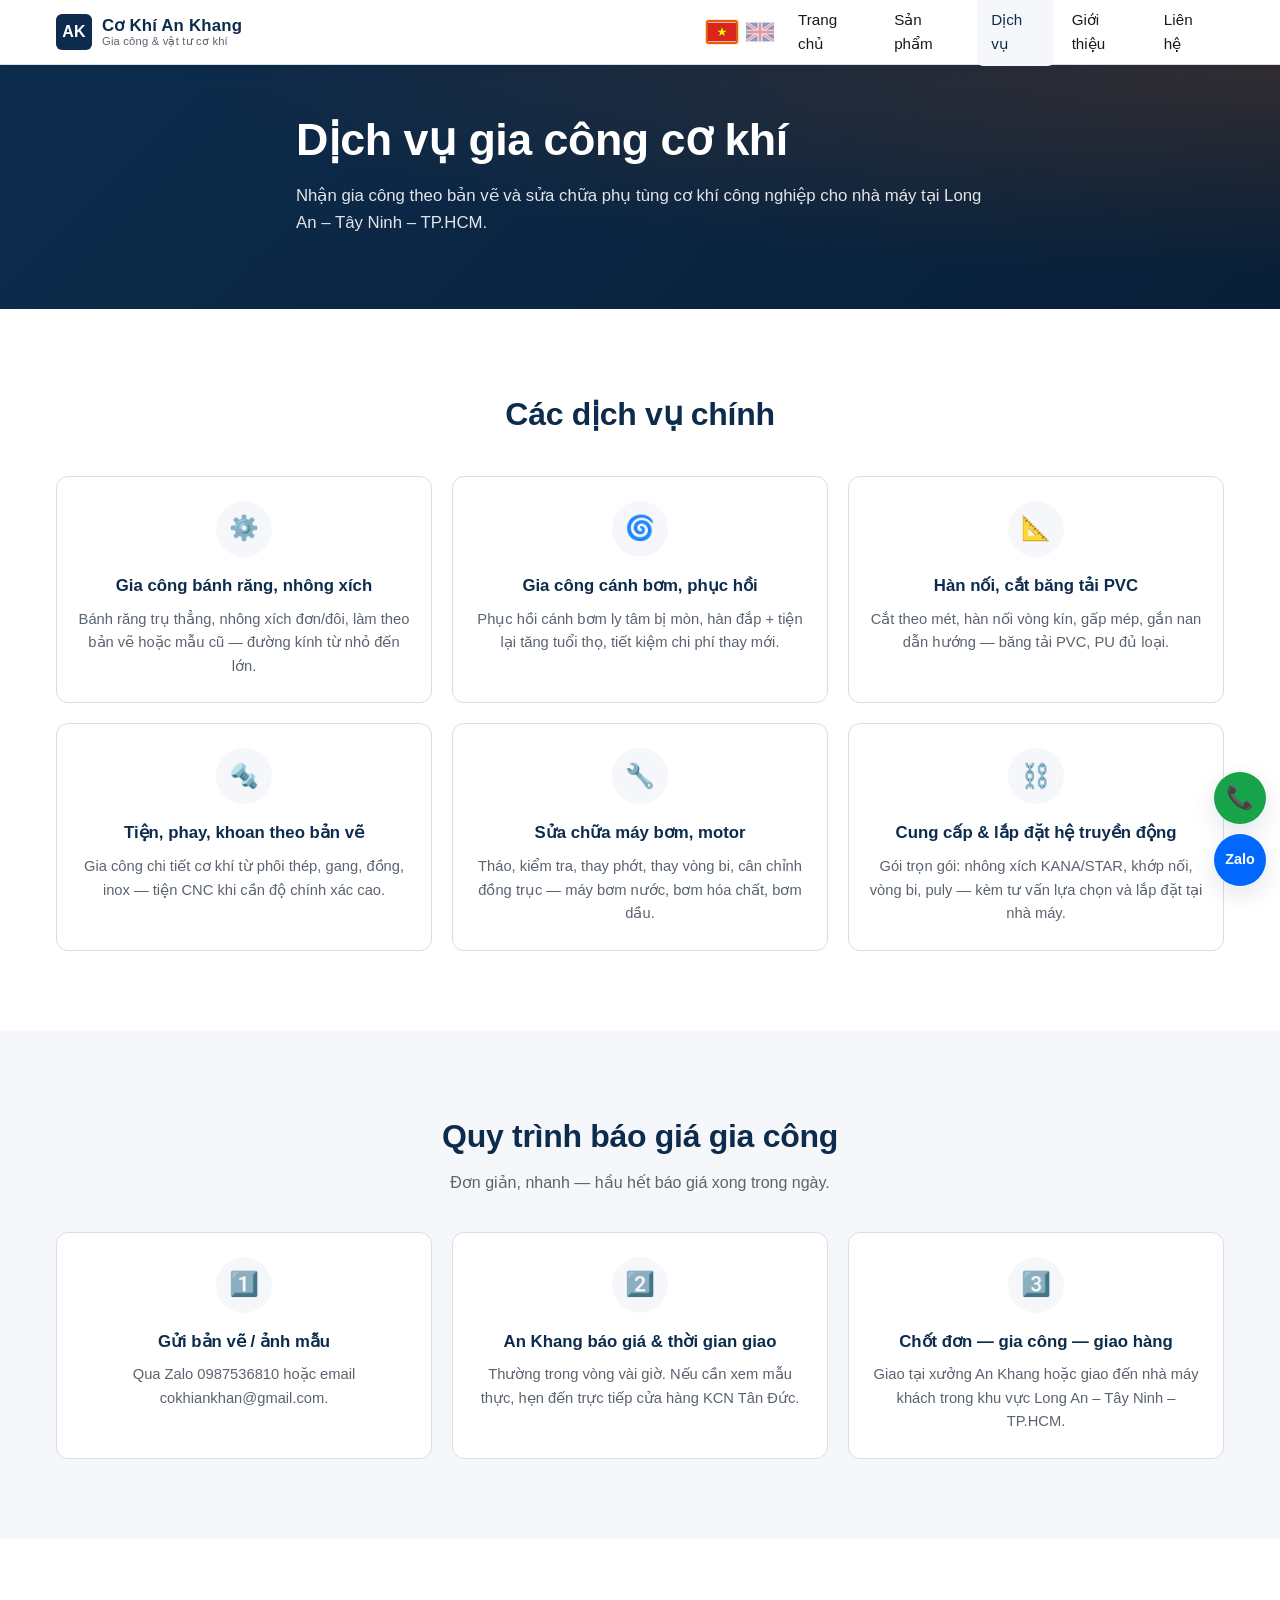
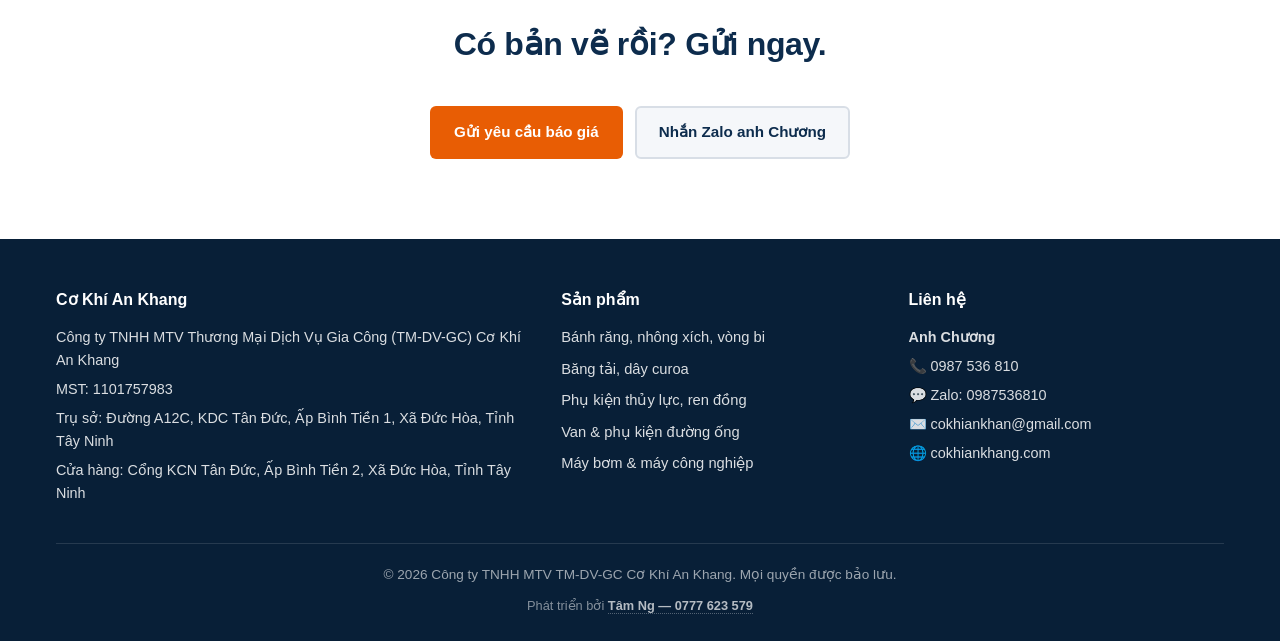
<file: services.html>
<!DOCTYPE html>
<html lang="vi">
<head>
  <meta charset="UTF-8">
  <meta name="viewport" content="width=device-width, initial-scale=1.0">
  <title>Dịch vụ gia công | Cơ Khí An Khang</title>
  <meta name="description" content="Dịch vụ gia công cơ khí Cơ Khí An Khang: tiện, phay, gia công bánh răng, nhông xích, cánh bơm, hàn nối băng tải, gia công theo bản vẽ. Đức Hòa, Tây Ninh.">
  <meta property="og:title" content="Dịch vụ gia công | Cơ Khí An Khang">
  <meta property="og:description" content="Gia công cơ khí theo bản vẽ: bánh răng, nhông xích, cánh bơm, băng tải. Liên hệ anh Chương 0987536810.">
  <meta property="og:url" content="https://cokhiankhang.com/services.html">
  <link rel="canonical" href="https://cokhiankhang.com/services.html">
  <link rel="stylesheet" href="assets/css/style.css">
</head>
<body>
  <header class="site-header">
    <div class="container header-inner">
      <a href="index.html" class="logo">
        <span class="logo-mark">AK</span>
        <span class="logo-text">
          <span>Cơ Khí An Khang</span>
          <small data-vi="Gia công & vật tư cơ khí" data-en="Machining & industrial supplies">Gia công &amp; vật tư cơ khí</small>
        </span>
      </a>
      <div class="lang-switcher" role="group" aria-label="Chọn ngôn ngữ / Choose language">
        <button class="lang-btn is-active" data-lang="vi" aria-label="Tiếng Việt" aria-pressed="true">
          <svg viewBox="0 0 30 20" xmlns="http://www.w3.org/2000/svg" aria-hidden="true">
            <rect width="30" height="20" fill="#da251d"/>
            <polygon points="15,5 16.18,8.55 19.94,8.55 16.88,10.76 18.06,14.32 15,12.12 11.94,14.32 13.12,10.76 10.06,8.55 13.82,8.55" fill="#ffff00"/>
          </svg>
        </button>
        <button class="lang-btn" data-lang="en" aria-label="English" aria-pressed="false">
          <svg viewBox="0 0 30 20" xmlns="http://www.w3.org/2000/svg" aria-hidden="true">
            <rect width="30" height="20" fill="#012169"/>
            <path d="M0,0 L30,20 M30,0 L0,20" stroke="#fff" stroke-width="3"/>
            <path d="M0,0 L30,20 M30,0 L0,20" stroke="#c8102e" stroke-width="1.5"/>
            <path d="M15,0 V20 M0,10 H30" stroke="#fff" stroke-width="5"/>
            <path d="M15,0 V20 M0,10 H30" stroke="#c8102e" stroke-width="3"/>
          </svg>
        </button>
      </div>
      <button class="nav-toggle" aria-label="Mở menu" aria-expanded="false"><span></span></button>
      <nav class="main-nav" aria-label="Điều hướng chính">
        <ul>
          <li><a href="index.html"    data-vi="Trang chủ"   data-en="Home">Trang chủ</a></li>
          <li><a href="products.html" data-vi="Sản phẩm"    data-en="Products">Sản phẩm</a></li>
          <li><a href="services.html" data-vi="Dịch vụ"     data-en="Services">Dịch vụ</a></li>
          <li><a href="about.html"    data-vi="Giới thiệu"  data-en="About">Giới thiệu</a></li>
          <li><a href="contact.html"  data-vi="Liên hệ"     data-en="Contact">Liên hệ</a></li>
        </ul>
      </nav>
    </div>
  </header>

  <main>
    <section class="hero" style="padding:48px 0">
      <div class="container hero-content">
        <h1 data-vi="Dịch vụ gia công cơ khí" data-en="Mechanical machining services">Dịch vụ gia công cơ khí</h1>
        <p data-vi="Nhận gia công theo bản vẽ và sửa chữa phụ tùng cơ khí công nghiệp cho nhà máy tại Long An – Tây Ninh – TP.HCM." data-en="Custom machining and repair of industrial mechanical parts for factories in Long An – Tây Ninh – Ho Chi Minh City.">
          Nhận gia công theo bản vẽ và sửa chữa phụ tùng cơ khí công nghiệp cho nhà máy tại Long An – Tây Ninh – TP.HCM.
        </p>
      </div>
    </section>

    <section>
      <div class="container">
        <div class="section-head">
          <h2 data-vi="Các dịch vụ chính" data-en="Core services">Các dịch vụ chính</h2>
        </div>
        <div class="feature-grid">
          <div class="feature">
            <div class="feature-icon">⚙️</div>
            <h3 data-vi="Gia công bánh răng, nhông xích" data-en="Custom gears & sprockets">Gia công bánh răng, nhông xích</h3>
            <p data-vi="Bánh răng trụ thẳng, nhông xích đơn/đôi, làm theo bản vẽ hoặc mẫu cũ — đường kính từ nhỏ đến lớn." data-en="Spur gears, single/double sprockets — to drawing or from worn samples, small to large diameter.">
              Bánh răng trụ thẳng, nhông xích đơn/đôi, làm theo bản vẽ hoặc mẫu cũ — đường kính từ nhỏ đến lớn.
            </p>
          </div>
          <div class="feature">
            <div class="feature-icon">🌀</div>
            <h3 data-vi="Gia công cánh bơm, phục hồi" data-en="Pump impeller machining & rebuild">Gia công cánh bơm, phục hồi</h3>
            <p data-vi="Phục hồi cánh bơm ly tâm bị mòn, hàn đắp + tiện lại tăng tuổi thọ, tiết kiệm chi phí thay mới." data-en="Rebuild worn centrifugal pump impellers with welding + re-machining to extend life and save replacement cost.">
              Phục hồi cánh bơm ly tâm bị mòn, hàn đắp + tiện lại tăng tuổi thọ, tiết kiệm chi phí thay mới.
            </p>
          </div>
          <div class="feature">
            <div class="feature-icon">📐</div>
            <h3 data-vi="Hàn nối, cắt băng tải PVC" data-en="PVC belt jointing & cutting">Hàn nối, cắt băng tải PVC</h3>
            <p data-vi="Cắt theo mét, hàn nối vòng kín, gấp mép, gắn nan dẫn hướng — băng tải PVC, PU đủ loại." data-en="Cut to length, endless jointing, edge folding, guide-strip welding — PVC, PU belts of all kinds.">
              Cắt theo mét, hàn nối vòng kín, gấp mép, gắn nan dẫn hướng — băng tải PVC, PU đủ loại.
            </p>
          </div>
          <div class="feature">
            <div class="feature-icon">🔩</div>
            <h3 data-vi="Tiện, phay, khoan theo bản vẽ" data-en="Turning, milling, drilling to drawing">Tiện, phay, khoan theo bản vẽ</h3>
            <p data-vi="Gia công chi tiết cơ khí từ phôi thép, gang, đồng, inox — tiện CNC khi cần độ chính xác cao." data-en="Machining mechanical parts from steel, cast iron, brass, stainless — CNC turning for high-precision needs.">
              Gia công chi tiết cơ khí từ phôi thép, gang, đồng, inox — tiện CNC khi cần độ chính xác cao.
            </p>
          </div>
          <div class="feature">
            <div class="feature-icon">🔧</div>
            <h3 data-vi="Sửa chữa máy bơm, motor" data-en="Pump & motor repair">Sửa chữa máy bơm, motor</h3>
            <p data-vi="Tháo, kiểm tra, thay phớt, thay vòng bi, cân chỉnh đồng trục — máy bơm nước, bơm hóa chất, bơm dầu." data-en="Disassembly, inspection, seal/bearing replacement, shaft alignment — water, chemical and oil pumps.">
              Tháo, kiểm tra, thay phớt, thay vòng bi, cân chỉnh đồng trục — máy bơm nước, bơm hóa chất, bơm dầu.
            </p>
          </div>
          <div class="feature">
            <div class="feature-icon">⛓️</div>
            <h3 data-vi="Cung cấp & lắp đặt hệ truyền động" data-en="Drive system supply & installation">Cung cấp &amp; lắp đặt hệ truyền động</h3>
            <p data-vi="Gói trọn gói: nhông xích KANA/STAR, khớp nối, vòng bi, puly — kèm tư vấn lựa chọn và lắp đặt tại nhà máy." data-en="Turnkey: KANA/STAR sprockets, couplings, bearings, pulleys — with consultation and on-site installation.">
              Gói trọn gói: nhông xích KANA/STAR, khớp nối, vòng bi, puly — kèm tư vấn lựa chọn và lắp đặt tại nhà máy.
            </p>
          </div>
        </div>
      </div>
    </section>

    <section class="alt">
      <div class="container">
        <div class="section-head">
          <h2 data-vi="Quy trình báo giá gia công" data-en="Quoting workflow">Quy trình báo giá gia công</h2>
          <p data-vi="Đơn giản, nhanh — hầu hết báo giá xong trong ngày." data-en="Simple and fast — most quotes are returned within the same day.">
            Đơn giản, nhanh — hầu hết báo giá xong trong ngày.
          </p>
        </div>
        <div class="feature-grid">
          <div class="feature">
            <div class="feature-icon">1️⃣</div>
            <h3 data-vi="Gửi bản vẽ / ảnh mẫu" data-en="Send drawing / sample photo">Gửi bản vẽ / ảnh mẫu</h3>
            <p data-vi="Qua Zalo 0987536810 hoặc email cokhiankhan@gmail.com." data-en="Via Zalo 0987536810 or email cokhiankhan@gmail.com.">Qua Zalo 0987536810 hoặc email cokhiankhan@gmail.com.</p>
          </div>
          <div class="feature">
            <div class="feature-icon">2️⃣</div>
            <h3 data-vi="An Khang báo giá & thời gian giao" data-en="An Khang replies with quote & lead time">An Khang báo giá &amp; thời gian giao</h3>
            <p data-vi="Thường trong vòng vài giờ. Nếu cần xem mẫu thực, hẹn đến trực tiếp cửa hàng KCN Tân Đức." data-en="Usually within hours. For complex parts, visit the shop at Tân Đức Industrial Zone gate.">
              Thường trong vòng vài giờ. Nếu cần xem mẫu thực, hẹn đến trực tiếp cửa hàng KCN Tân Đức.
            </p>
          </div>
          <div class="feature">
            <div class="feature-icon">3️⃣</div>
            <h3 data-vi="Chốt đơn — gia công — giao hàng" data-en="Confirm — machine — deliver">Chốt đơn — gia công — giao hàng</h3>
            <p data-vi="Giao tại xưởng An Khang hoặc giao đến nhà máy khách trong khu vực Long An – Tây Ninh – TP.HCM." data-en="Pickup at our shop, or delivery to your factory in Long An – Tây Ninh – Ho Chi Minh City area.">
              Giao tại xưởng An Khang hoặc giao đến nhà máy khách trong khu vực Long An – Tây Ninh – TP.HCM.
            </p>
          </div>
        </div>
      </div>
    </section>

    <section>
      <div class="container text-center">
        <div class="section-head">
          <h2 data-vi="Có bản vẽ rồi? Gửi ngay." data-en="Got a drawing? Send it now.">Có bản vẽ rồi? Gửi ngay.</h2>
        </div>
        <div class="hero-cta" style="justify-content:center">
          <a class="btn btn-primary" href="contact.html" data-vi="Gửi yêu cầu báo giá" data-en="Send quote request">Gửi yêu cầu báo giá</a>
          <a class="btn btn-secondary" href="https://zalo.me/0987536810" target="_blank" rel="noopener" data-vi="Nhắn Zalo anh Chương" data-en="Zalo Mr. Chương">Nhắn Zalo anh Chương</a>
        </div>
      </div>
    </section>
  </main>

  <footer class="site-footer">
    <div class="container">
      <div class="footer-grid">
        <div>
          <h4>Cơ Khí An Khang</h4>
          <span class="meta">Công ty TNHH MTV Thương Mại Dịch Vụ Gia Công (TM-DV-GC) Cơ Khí An Khang</span>
          <span class="meta">MST: 1101757983</span>
          <span class="meta" data-vi="Trụ sở: Đường A12C, KDC Tân Đức, Ấp Bình Tiền 1, Xã Đức Hòa, Tỉnh Tây Ninh" data-en="HQ: A12C St, Tân Đức Residential Area, Hamlet Bình Tiền 1, Đức Hòa, Tây Ninh">Trụ sở: Đường A12C, KDC Tân Đức, Ấp Bình Tiền 1, Xã Đức Hòa, Tỉnh Tây Ninh</span>
          <span class="meta" data-vi="Cửa hàng: Cổng KCN Tân Đức, Ấp Bình Tiền 2, Xã Đức Hòa, Tỉnh Tây Ninh" data-en="Shop: Tân Đức Industrial Zone gate, Hamlet Bình Tiền 2, Đức Hòa, Tây Ninh">Cửa hàng: Cổng KCN Tân Đức, Ấp Bình Tiền 2, Xã Đức Hòa, Tỉnh Tây Ninh</span>
        </div>
        <div>
          <h4 data-vi="Sản phẩm" data-en="Products">Sản phẩm</h4>
          <ul>
            <li><a href="products.html?cat=transmission" data-vi="Bánh răng, nhông xích, vòng bi" data-en="Gears, sprockets, bearings">Bánh răng, nhông xích, vòng bi</a></li>
            <li><a href="products.html?cat=belts" data-vi="Băng tải, dây curoa" data-en="Conveyor belts">Băng tải, dây curoa</a></li>
            <li><a href="products.html?cat=hydraulic" data-vi="Phụ kiện thủy lực, ren đồng" data-en="Hydraulic fittings">Phụ kiện thủy lực, ren đồng</a></li>
            <li><a href="products.html?cat=valves" data-vi="Van & phụ kiện đường ống" data-en="Valves & pipe fittings">Van &amp; phụ kiện đường ống</a></li>
            <li><a href="products.html?cat=machinery" data-vi="Máy bơm & máy công nghiệp" data-en="Pumps & machinery">Máy bơm &amp; máy công nghiệp</a></li>
          </ul>
        </div>
        <div>
          <h4 data-vi="Liên hệ" data-en="Contact">Liên hệ</h4>
          <span class="meta"><strong data-vi="Anh Chương" data-en="Mr. Chương">Anh Chương</strong></span>
          <span class="meta">📞 <a href="tel:+84987536810">0987 536 810</a></span>
          <span class="meta">💬 <a href="https://zalo.me/0987536810" target="_blank" rel="noopener">Zalo: 0987536810</a></span>
          <span class="meta">✉️ <a href="mailto:cokhiankhan@gmail.com">cokhiankhan@gmail.com</a></span>
          <span class="meta">🌐 <a href="https://cokhiankhang.com">cokhiankhang.com</a></span>
        </div>
      </div>
      <div class="footer-bottom">
        <span data-vi="© 2026 Công ty TNHH MTV TM-DV-GC Cơ Khí An Khang. Mọi quyền được bảo lưu." data-en="© 2026 An Khang Mechanical Co., Ltd. All rights reserved.">© 2026 Công ty TNHH MTV TM-DV-GC Cơ Khí An Khang. Mọi quyền được bảo lưu.</span>
        <div class="footer-credit">
          <span data-vi="Phát triển bởi" data-en="Developed by">Phát triển bởi</span>
          <a href="tel:+84777623579">Tâm Ng — 0777 623 579</a>
        </div>
      </div>
    </div>
  </footer>

  <div class="float-contact">
    <a class="phone" href="tel:+84987536810" aria-label="Gọi điện thoại">📞</a>
    <a class="zalo" href="https://zalo.me/0987536810" target="_blank" rel="noopener" aria-label="Chat Zalo">Zalo</a>
  </div>

  <script src="assets/js/products.js"></script>
  <script src="assets/js/i18n.js"></script>
  <script src="assets/js/main.js"></script>
</body>
</html>
</file>
<file: assets/css/style.css>
/* ========================================
   Cơ Khí An Khang — Global stylesheet
   Mobile-first. Test from 360px → desktop.
   ======================================== */

:root {
  --c-primary: #0d2c4d;
  --c-primary-dark: #081f37;
  --c-primary-light: #1e4a78;
  --c-accent: #e85d04;
  --c-accent-dark: #c14a02;
  --c-text: #1a1a1a;
  --c-text-muted: #5a6470;
  --c-bg: #ffffff;
  --c-bg-alt: #f5f7fa;
  --c-border: #d8dee6;
  --c-shadow: 0 2px 8px rgba(13, 44, 77, 0.08);
  --c-shadow-lg: 0 8px 24px rgba(13, 44, 77, 0.12);
  --radius: 6px;
  --radius-lg: 12px;
  --container: 1200px;
  --header-h: 64px;
}

* { box-sizing: border-box; margin: 0; padding: 0; }

html { scroll-behavior: smooth; }

body {
  font-family: -apple-system, BlinkMacSystemFont, "Segoe UI", Roboto, "Helvetica Neue", Arial, sans-serif;
  font-size: 16px;
  line-height: 1.6;
  color: var(--c-text);
  background: var(--c-bg);
  -webkit-font-smoothing: antialiased;
}

img { max-width: 100%; height: auto; display: block; }
a { color: var(--c-primary); text-decoration: none; }
a:hover { color: var(--c-accent); }
button { cursor: pointer; font: inherit; border: none; background: none; }

.container {
  max-width: var(--container);
  margin: 0 auto;
  padding: 0 16px;
}

/* ========== Header ========== */
.site-header {
  position: sticky;
  top: 0;
  z-index: 100;
  background: var(--c-bg);
  border-bottom: 1px solid var(--c-border);
  box-shadow: var(--c-shadow);
}

.header-inner {
  display: flex;
  align-items: center;
  justify-content: space-between;
  height: var(--header-h);
  gap: 8px;
  flex-wrap: nowrap;
}

.logo {
  display: flex;
  align-items: center;
  gap: 8px;
  color: var(--c-primary);
  font-weight: 700;
  font-size: 0.95rem;
  letter-spacing: 0.2px;
  flex: 1 1 auto;
  min-width: 0;
  overflow: hidden;
  white-space: nowrap;
}

.logo-mark {
  width: 36px;
  height: 36px;
  background: var(--c-primary);
  color: #fff;
  border-radius: var(--radius);
  display: grid;
  place-items: center;
  font-weight: 800;
  font-size: 1rem;
  flex-shrink: 0;
}

.logo-text {
  display: flex;
  flex-direction: column;
  line-height: 1.1;
  min-width: 0;
  overflow: hidden;
  text-overflow: ellipsis;
}
.logo-text > span { overflow: hidden; text-overflow: ellipsis; }
.logo-text small {
  font-size: 0.7rem;
  font-weight: 500;
  color: var(--c-text-muted);
  display: none; /* ẩn subtitle ở mobile để dành chỗ cho logo + flag */
}

/* Mobile nav toggle */
.nav-toggle {
  display: block;
  width: 40px;
  height: 40px;
  position: relative;
  z-index: 110;
  flex-shrink: 0;
}
.nav-toggle span,
.nav-toggle span::before,
.nav-toggle span::after {
  position: absolute;
  display: block;
  width: 22px;
  height: 2px;
  background: var(--c-primary);
  transition: transform 0.2s ease, opacity 0.2s ease;
}
.nav-toggle span { left: 9px; top: 50%; transform: translateY(-50%); }
.nav-toggle span::before { content: ""; top: -7px; }
.nav-toggle span::after  { content: ""; top:  7px; }
.nav-toggle.is-open span { background: transparent; }
.nav-toggle.is-open span::before { transform: rotate(45deg) translate(5px, 5px); }
.nav-toggle.is-open span::after  { transform: rotate(-45deg) translate(5px, -5px); }

.main-nav {
  position: fixed;
  top: var(--header-h);
  left: 0;
  right: 0;
  bottom: 0;
  z-index: 90; /* thấp hơn .site-header (100) để header luôn ở trên */
  background: var(--c-bg);
  padding: 24px 16px;
  opacity: 0;
  visibility: hidden;
  pointer-events: none;
  transition: opacity 0.2s ease, visibility 0.2s ease;
  border-bottom: 1px solid var(--c-border);
  overflow-y: auto;
}
.main-nav.is-open {
  opacity: 1;
  visibility: visible;
  pointer-events: auto;
}

.main-nav ul { list-style: none; display: flex; flex-direction: column; gap: 4px; }
.main-nav a {
  display: block;
  padding: 12px 14px;
  border-radius: var(--radius);
  color: var(--c-text);
  font-weight: 500;
}
.main-nav a:hover, .main-nav a.is-active {
  background: var(--c-bg-alt);
  color: var(--c-primary);
}

/* Language switcher (2 flags) */
.lang-switcher {
  display: flex;
  align-items: center;
  gap: 6px;
  margin-right: 4px;
  flex-shrink: 0;
}
.lang-btn {
  width: 32px;
  height: 24px;
  border-radius: 3px;
  overflow: hidden;
  opacity: 0.45;
  transition: opacity 0.2s ease, transform 0.15s ease, box-shadow 0.2s ease;
  border: 2px solid transparent;
  padding: 0;
  background: var(--c-bg-alt);
  display: grid;
  place-items: center;
}
.lang-btn:hover { opacity: 0.85; transform: scale(1.05); }
.lang-btn.is-active {
  opacity: 1;
  border-color: var(--c-accent);
  box-shadow: 0 0 0 1px rgba(232, 93, 4, 0.2);
}
.lang-btn svg { width: 100%; height: 100%; display: block; }

/* ========== Hero ========== */
.hero {
  background: linear-gradient(135deg, var(--c-primary) 0%, var(--c-primary-dark) 100%);
  color: #fff;
  padding: 56px 0 64px;
  position: relative;
  overflow: hidden;
}
.hero::before {
  content: "";
  position: absolute;
  inset: 0;
  background: radial-gradient(ellipse at top right, rgba(232, 93, 4, 0.18), transparent 60%);
  pointer-events: none;
}
.hero-content { position: relative; max-width: 720px; }
.hero h1 {
  font-size: 1.85rem;
  line-height: 1.2;
  margin-bottom: 16px;
  font-weight: 800;
  letter-spacing: -0.5px;
}
.hero p {
  font-size: 1.05rem;
  color: rgba(255, 255, 255, 0.88);
  margin-bottom: 24px;
}
.hero-cta { display: flex; flex-wrap: wrap; gap: 12px; }

/* ========== Buttons ========== */
.btn {
  display: inline-flex;
  align-items: center;
  justify-content: center;
  gap: 8px;
  padding: 12px 22px;
  border-radius: var(--radius);
  font-weight: 600;
  font-size: 0.95rem;
  text-align: center;
  transition: transform 0.15s ease, box-shadow 0.2s ease, background 0.2s ease;
  border: 2px solid transparent;
  cursor: pointer;
}
.btn-primary {
  background: var(--c-accent);
  color: #fff;
}
.btn-primary:hover {
  background: var(--c-accent-dark);
  color: #fff;
  transform: translateY(-1px);
  box-shadow: var(--c-shadow-lg);
}
.btn-outline {
  background: transparent;
  color: #fff;
  border-color: rgba(255,255,255,0.4);
}
.btn-outline:hover {
  background: rgba(255,255,255,0.1);
  color: #fff;
  border-color: #fff;
}
.btn-secondary {
  background: var(--c-bg-alt);
  color: var(--c-primary);
  border-color: var(--c-border);
}
.btn-secondary:hover {
  background: var(--c-primary);
  color: #fff;
  border-color: var(--c-primary);
}
.btn-block { width: 100%; }

/* ========== Sections ========== */
section { padding: 56px 0; }
section.alt { background: var(--c-bg-alt); }

.section-head { text-align: center; margin-bottom: 36px; }
.section-head h2 {
  font-size: 1.6rem;
  color: var(--c-primary);
  margin-bottom: 8px;
  font-weight: 800;
  letter-spacing: -0.3px;
}
.section-head p { color: var(--c-text-muted); max-width: 640px; margin: 0 auto; }

/* ========== Service cards ========== */
.feature-grid {
  display: grid;
  gap: 20px;
  grid-template-columns: 1fr;
}
.feature {
  background: var(--c-bg);
  border: 1px solid var(--c-border);
  border-radius: var(--radius-lg);
  padding: 24px 20px;
  text-align: center;
  transition: transform 0.2s ease, box-shadow 0.2s ease, border-color 0.2s ease;
}
.feature:hover {
  transform: translateY(-3px);
  box-shadow: var(--c-shadow-lg);
  border-color: var(--c-primary-light);
}
.feature-icon {
  width: 56px;
  height: 56px;
  margin: 0 auto 16px;
  background: var(--c-bg-alt);
  border-radius: 50%;
  display: grid;
  place-items: center;
  color: var(--c-accent);
  font-size: 1.5rem;
}
.feature h3 {
  font-size: 1.05rem;
  margin-bottom: 8px;
  color: var(--c-primary);
}
.feature p { color: var(--c-text-muted); font-size: 0.92rem; }

/* ========== Category chips ========== */
.category-tabs {
  display: flex;
  flex-wrap: wrap;
  gap: 8px;
  justify-content: center;
  margin-bottom: 28px;
}
.category-tab {
  padding: 8px 16px;
  border-radius: 999px;
  background: var(--c-bg-alt);
  color: var(--c-text-muted);
  font-size: 0.9rem;
  font-weight: 600;
  border: 1px solid var(--c-border);
  transition: all 0.15s ease;
}
.category-tab:hover { color: var(--c-primary); border-color: var(--c-primary-light); }
.category-tab.is-active {
  background: var(--c-primary);
  color: #fff;
  border-color: var(--c-primary);
}

/* ========== Product grid ========== */
.product-grid {
  display: grid;
  gap: 16px;
  grid-template-columns: repeat(2, 1fr);
}

.product-card {
  background: var(--c-bg);
  border: 1px solid var(--c-border);
  border-radius: var(--radius);
  overflow: hidden;
  transition: transform 0.2s ease, box-shadow 0.2s ease;
  display: flex;
  flex-direction: column;
}
.product-card:hover {
  transform: translateY(-2px);
  box-shadow: var(--c-shadow-lg);
}
.product-img {
  aspect-ratio: 4 / 3;
  background: var(--c-bg-alt);
  overflow: hidden;
}
.product-img img {
  width: 100%;
  height: 100%;
  object-fit: cover;
  transition: transform 0.4s ease;
}
.product-card:hover .product-img img { transform: scale(1.04); }
.product-body { padding: 12px; flex: 1; display: flex; flex-direction: column; gap: 6px; }
.product-cat {
  font-size: 0.7rem;
  font-weight: 700;
  color: var(--c-accent);
  text-transform: uppercase;
  letter-spacing: 0.5px;
}
.product-name {
  font-size: 0.92rem;
  font-weight: 600;
  color: var(--c-primary);
  line-height: 1.3;
}
.product-card .btn {
  margin-top: auto;
  padding: 8px 12px;
  font-size: 0.85rem;
}

/* ========== Contact info / cards ========== */
.contact-grid {
  display: grid;
  gap: 20px;
  grid-template-columns: 1fr;
}
.contact-card {
  background: var(--c-bg);
  border: 1px solid var(--c-border);
  border-radius: var(--radius-lg);
  padding: 24px 20px;
}
.contact-card h3 {
  color: var(--c-primary);
  margin-bottom: 12px;
  font-size: 1.1rem;
}
.contact-card .meta {
  display: flex;
  align-items: flex-start;
  gap: 10px;
  margin-bottom: 10px;
  color: var(--c-text);
  font-size: 0.95rem;
}
.contact-card .meta strong { color: var(--c-primary); }
.contact-card .meta .icon { color: var(--c-accent); flex-shrink: 0; margin-top: 2px; }

/* ========== Form ========== */
.form { display: flex; flex-direction: column; gap: 16px; }
.form-group { display: flex; flex-direction: column; gap: 6px; }
.form-group label {
  font-size: 0.9rem;
  font-weight: 600;
  color: var(--c-primary);
}
.form-group label .req { color: var(--c-accent); }
.form-group input,
.form-group textarea,
.form-group select {
  padding: 12px 14px;
  border: 1px solid var(--c-border);
  border-radius: var(--radius);
  font: inherit;
  background: var(--c-bg);
  color: var(--c-text);
  transition: border-color 0.15s ease, box-shadow 0.15s ease;
}
.form-group input:focus,
.form-group textarea:focus,
.form-group select:focus {
  outline: none;
  border-color: var(--c-primary-light);
  box-shadow: 0 0 0 3px rgba(30, 74, 120, 0.12);
}
.form-group textarea { resize: vertical; min-height: 120px; }
.form .hint { color: var(--c-text-muted); font-size: 0.85rem; }

/* ========== Footer ========== */
.site-footer {
  background: var(--c-primary-dark);
  color: rgba(255,255,255,0.85);
  padding: 48px 0 24px;
  font-size: 0.92rem;
}
.footer-grid {
  display: grid;
  gap: 32px;
  grid-template-columns: 1fr;
  margin-bottom: 32px;
}
.site-footer h4 {
  color: #fff;
  font-size: 1rem;
  margin-bottom: 14px;
  font-weight: 700;
}
.site-footer a { color: rgba(255,255,255,0.85); }
.site-footer a:hover { color: var(--c-accent); }
.site-footer ul { list-style: none; display: flex; flex-direction: column; gap: 8px; }
.site-footer .meta { display: block; margin-bottom: 6px; font-size: 0.9rem; }
.footer-bottom {
  border-top: 1px solid rgba(255,255,255,0.12);
  padding-top: 20px;
  text-align: center;
  font-size: 0.85rem;
  color: rgba(255,255,255,0.6);
}
.footer-credit {
  margin-top: 10px;
  font-size: 0.8rem;
  color: rgba(255,255,255,0.5);
}
.footer-credit a {
  color: rgba(255,255,255,0.7);
  font-weight: 600;
  border-bottom: 1px dotted rgba(255,255,255,0.3);
}
.footer-credit a:hover { color: var(--c-accent); border-bottom-color: var(--c-accent); }

/* ========== Floating contact ========== */
.float-contact {
  position: fixed;
  right: 14px;
  bottom: 14px;
  display: flex;
  flex-direction: column;
  gap: 10px;
  z-index: 90;
}
.float-contact a {
  width: 52px;
  height: 52px;
  border-radius: 50%;
  display: grid;
  place-items: center;
  color: #fff;
  font-size: 1.4rem;
  box-shadow: var(--c-shadow-lg);
  transition: transform 0.15s ease;
}
.float-contact a:hover { transform: scale(1.08); color: #fff; }
.float-contact .phone { background: #16a34a; }
.float-contact .zalo  { background: #0068ff; font-weight: 800; font-size: 0.9rem; }

/* ========== Utility ========== */
.text-center { text-align: center; }
.mt-2 { margin-top: 16px; }
.mt-4 { margin-top: 32px; }
.lead { font-size: 1.05rem; color: var(--c-text-muted); }

/* ========== Responsive ========== */
@media (min-width: 640px) {
  .hero { padding: 80px 0 96px; }
  .hero h1 { font-size: 2.4rem; }
  .product-grid { grid-template-columns: repeat(3, 1fr); }
  .feature-grid { grid-template-columns: repeat(2, 1fr); }
  .contact-grid { grid-template-columns: repeat(2, 1fr); }
  .footer-grid { grid-template-columns: 1.5fr 1fr 1fr; }
  .section-head h2 { font-size: 2rem; }
  section { padding: 80px 0; }
  .logo { font-size: 1.05rem; gap: 10px; }
  .logo-text small { display: block; } /* hiện subtitle khi đủ chỗ */
}

@media (min-width: 900px) {
  .nav-toggle { display: none; }
  .main-nav {
    position: static;
    top: auto; left: auto; right: auto; bottom: auto;
    z-index: auto;
    padding: 0;
    background: transparent;
    border: none;
    overflow: visible;
    flex: 1;
    opacity: 1;
    visibility: visible;
    pointer-events: auto;
  }
  .main-nav ul {
    flex-direction: row;
    justify-content: flex-end;
    align-items: center;
    gap: 4px;
  }
  .main-nav a { padding: 10px 14px; font-size: 0.95rem; }
  .lang-switcher { margin-left: 16px; margin-right: 0; }
  .hero h1 { font-size: 2.8rem; }
  .product-grid { grid-template-columns: repeat(4, 1fr); }
  .feature-grid { grid-template-columns: repeat(3, 1fr); }
  .contact-form-layout {
    display: grid;
    grid-template-columns: 1fr 1fr;
    gap: 48px;
    align-items: start;
  }
}
</file>
